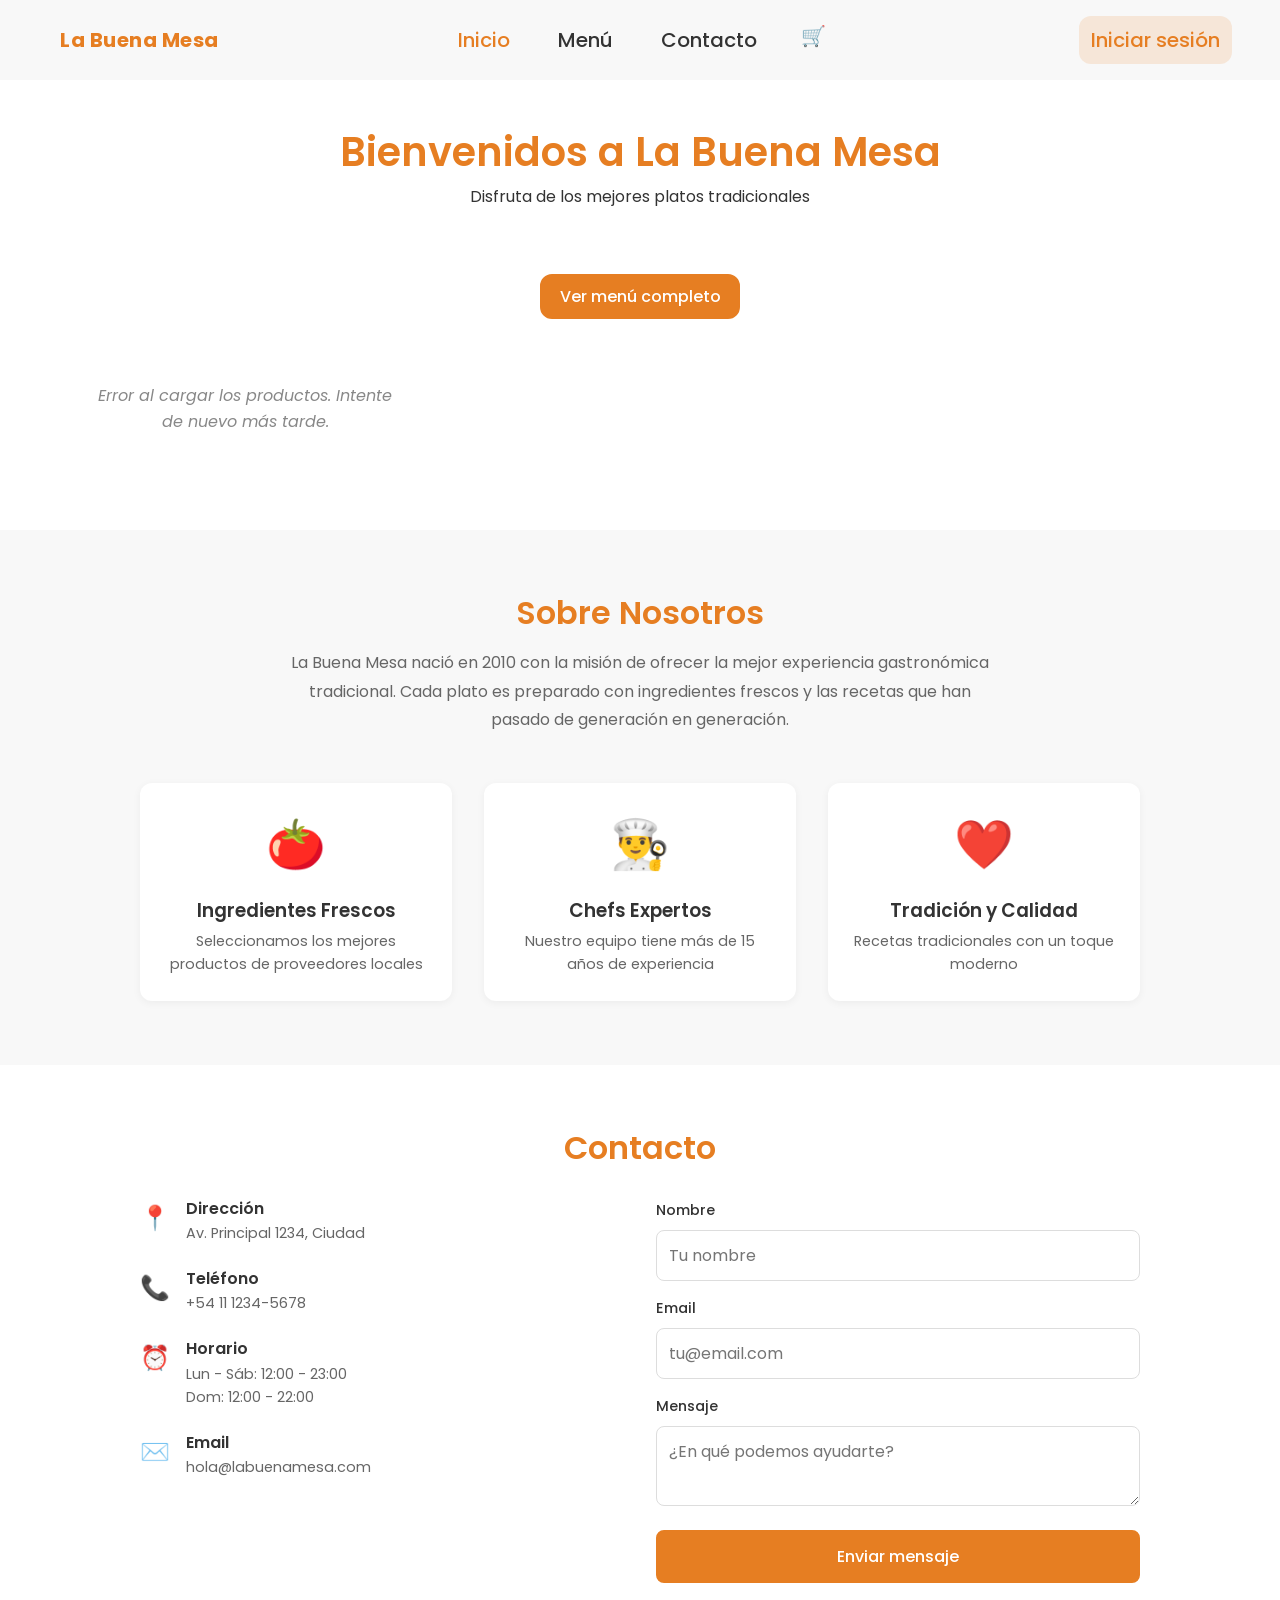
<file: index.html>
<!DOCTYPE html>
<html lang="es">
  <head>
    <meta charset="UTF-8" />
    <meta name="viewport" content="width=device-width, initial-scale=1.0" />
    <title>La Buena Mesa - Restaurante</title>
    <link rel="preconnect" href="https://fonts.googleapis.com" />
    <link rel="preconnect" href="https://fonts.gstatic.com" crossorigin />
    <link
      href="https://fonts.googleapis.com/css2?family=Poppins:wght@400;500;600;700&display=swap"
      rel="stylesheet"
    />
    <link rel="stylesheet" href="styles.css" />
    <link rel="icon" href="https://fav.farm/🍔" />
    <script type="module" src="carga-productos.js"></script>
  </head>
  <body>
    <script type="module" src="components/nav.js"></script>

    <header class="hero">
      <h1>Bienvenidos a La Buena Mesa</h1>
      <p>Disfruta de los mejores platos tradicionales</p>
    </header>

    <!-- boton para ver menú completo -->
    <section class="menu-button">
      <a href="menu.html" class="btn btn-primary">Ver menú completo</a>
    </section>
    <main class="menu-content">
      <!-- grid destacados -->
      <div class="menu-grid" id="destacados">
        <p class="loading-text">Cargando productos...</p>
      </div>
    </main>

    <section class="about">
      <div class="about-container">
        <h2>Sobre Nosotros</h2>
        <p class="about-text">
          La Buena Mesa nació en 2010 con la misión de ofrecer la mejor
          experiencia gastronómica tradicional. Cada plato es preparado con
          ingredientes frescos y las recetas que han pasado de generación en
          generación.
        </p>
        <div class="about-features">
          <div class="about-feature">
            <span class="feature-icon">🍅</span>
            <h3>Ingredientes Frescos</h3>
            <p>Seleccionamos los mejores productos de proveedores locales</p>
          </div>
          <div class="about-feature">
            <span class="feature-icon">👨‍🍳</span>
            <h3>Chefs Expertos</h3>
            <p>Nuestro equipo tiene más de 15 años de experiencia</p>
          </div>
          <div class="about-feature">
            <span class="feature-icon">❤️</span>
            <h3>Tradición y Calidad</h3>
            <p>Recetas tradicionales con un toque moderno</p>
          </div>
        </div>
      </div>
    </section>

    <section class="contact" id="contact">
      <div class="contact-container">
        <h2>Contacto</h2>
        <div class="contact-grid">
          <div class="contact-info">
            <div class="contact-item">
              <span class="contact-icon">📍</span>
              <div>
                <h3>Dirección</h3>
                <p>Av. Principal 1234, Ciudad</p>
              </div>
            </div>
            <div class="contact-item">
              <span class="contact-icon">📞</span>
              <div>
                <h3>Teléfono</h3>
                <p>+54 11 1234-5678</p>
              </div>
            </div>
            <div class="contact-item">
              <span class="contact-icon">⏰</span>
              <div>
                <h3>Horario</h3>
                <p>Lun - Sáb: 12:00 - 23:00</p>
                <p>Dom: 12:00 - 22:00</p>
              </div>
            </div>
            <div class="contact-item">
              <span class="contact-icon">✉️</span>
              <div>
                <h3>Email</h3>
                <p>hola@labuenamesa.com</p>
              </div>
            </div>
          </div>
          <form class="contact-form">
            <div class="form-group">
              <label for="contact-name">Nombre</label>
              <input type="text" id="contact-name" placeholder="Tu nombre" />
            </div>
            <div class="form-group">
              <label for="contact-email">Email</label>
              <input
                type="email"
                id="contact-email"
                placeholder="tu@email.com"
              />
            </div>
            <div class="form-group">
              <label for="contact-message">Mensaje</label>
              <textarea
                id="contact-message"
                placeholder="¿En qué podemos ayudarte?"
              ></textarea>
            </div>
            <button type="submit" class="btn btn-primary">
              Enviar mensaje
            </button>
          </form>
        </div>
      </div>
    </section>

    <script type="module" src="components/fab-scroll-top.js"></script>
  </body>
</html>
</file>
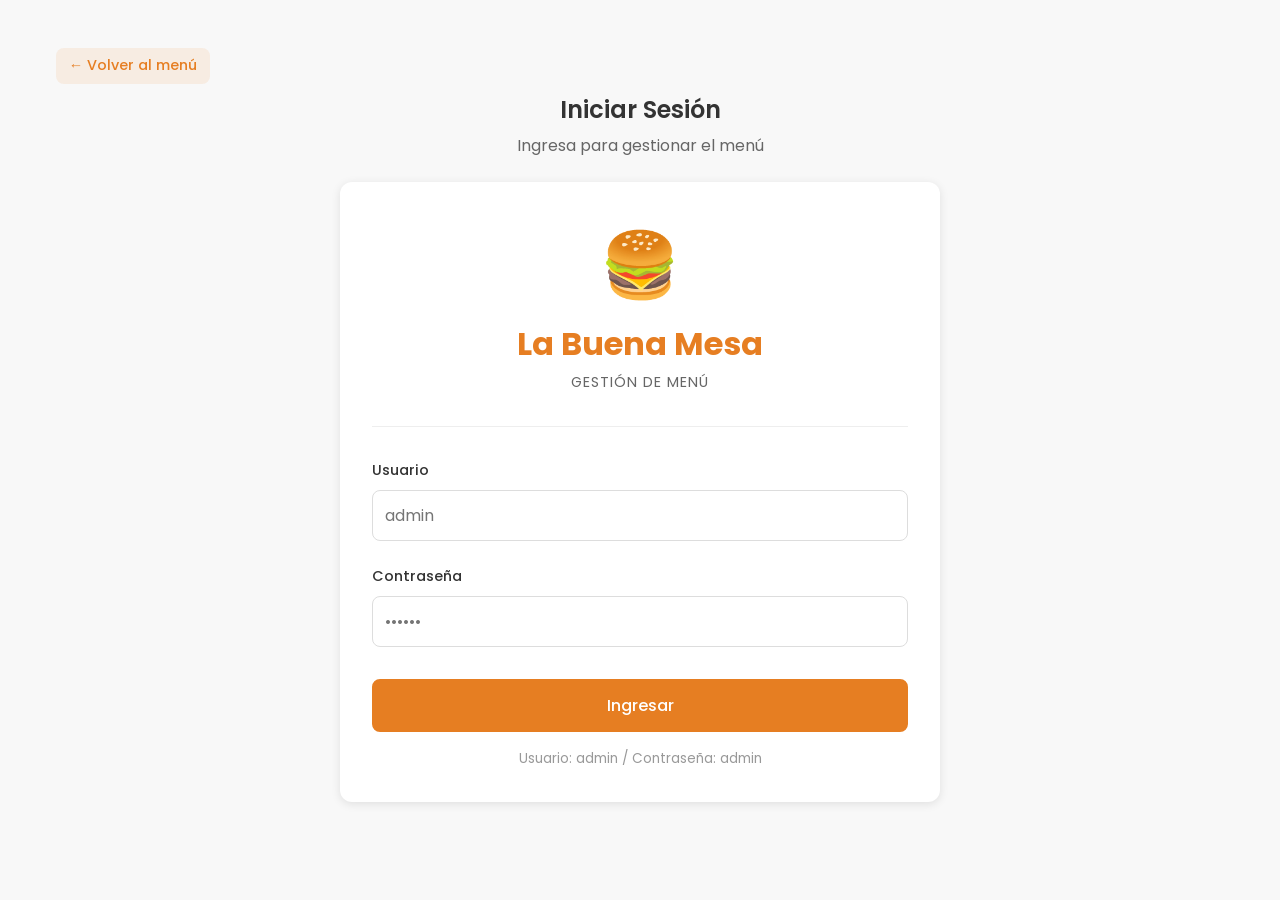
<file: agregar-plato.html>
<!DOCTYPE html>
<html lang="es">
  <head>
    <meta charset="UTF-8" />
    <meta name="viewport" content="width=device-width, initial-scale=1.0" />
    <title>Agregar Plato - La Buena Mesa</title>
    <link rel="preconnect" href="https://fonts.googleapis.com" />
    <link rel="preconnect" href="https://fonts.gstatic.com" crossorigin />
    <link
      href="https://fonts.googleapis.com/css2?family=Poppins:wght@400;500;600;700&display=swap"
      rel="stylesheet"
    />
    <link rel="stylesheet" href="styles.css" />
    <link rel="icon" href="https://fav.farm/🍔" />
    <script type="module" src="agregar-plato.js"></script>
  </head>
  <body>
    <script type="module" src="components/nav.js"></script>

    <main class="form-page">
      <div class="form-wrapper">
        <a href="index.html" class="back-link"> ← Volver al menú </a>
        <h1>Agregar Nuevo Plato</h1>
        <p class="form-subtitle">
          Completa los detalles del plato para agregarlo al menú
        </p>

        <div class="form-container">
          <form id="platoForm" class="plato-form">
            <div class="form-row">
              <div class="form-group">
                <label for="nombre">Nombre del plato</label>
                <input
                  type="text"
                  id="nombre"
                  name="nombre"
                  placeholder="Ej: Paella Valenciana"
                  required
                />
              </div>
              <div class="form-group">
                <label for="categoria">Categoría</label>
                <select id="categoria" name="categoria" required>
                  <option value="">Selecciona una categoría</option>
                  <option value="entradas">Entradas</option>
                  <option value="principales">Principales</option>
                  <option value="postres">Postres</option>
                  <option value="bebidas">Bebidas</option>
                </select>
              </div>
            </div>

            <div class="form-row">
              <div class="form-column">
                <div class="form-group">
                  <label for="descripcion">Descripción breve/Subtítulo</label>
                  <textarea
                    id="descripcion"
                    name="descripcion"
                    rows="2"
                    placeholder="Describe los ingredientes y características del plato"
                    required
                  ></textarea>
                </div>
                <div class="form-group">
                  <label for="ingredientes"
                    >Ingredientes (separados por coma)</label
                  >
                  <input
                    type="text"
                    id="ingredientes"
                    name="ingredientes"
                    placeholder="Ej: Masa artesanal, Mozzarella, Albahaca"
                    required
                  />
                </div>
              </div>
              <div class="form-group">
                <label for="descripcion_larga">Descripción larga</label>
                <textarea
                  id="descripcion_larga"
                  name="descripcion_larga"
                  rows="6"
                  placeholder="Descripción más detallada del plato"
                  required
                ></textarea>
              </div>
            </div>

            <div class="form-row">
              <div class="form-group">
                <label for="imagen">URL de imagen</label>
                <input
                  type="text"
                  id="imagen"
                  name="imagen"
                  placeholder="Ej: https://example.com/image.jpg"
                  required
                />
              </div>
              <div class="form-group">
                <label for="precio">Precio ($)</label>
                <input
                  type="number"
                  id="precio"
                  name="precio"
                  step="0.01"
                  min="0"
                  placeholder="0.00"
                  required
                />
              </div>
            </div>

            <div class="form-actions">
              <a href="index.html" class="btn btn-secondary">Cancelar</a>
              <button type="submit" class="btn btn-primary">
                Guardar Plato
              </button>
            </div>
          </form>
        </div>
      </div>
    </main>

    <script type="module" src="components/fab-scroll-top.js"></script>
  </body>
</html>
</file>
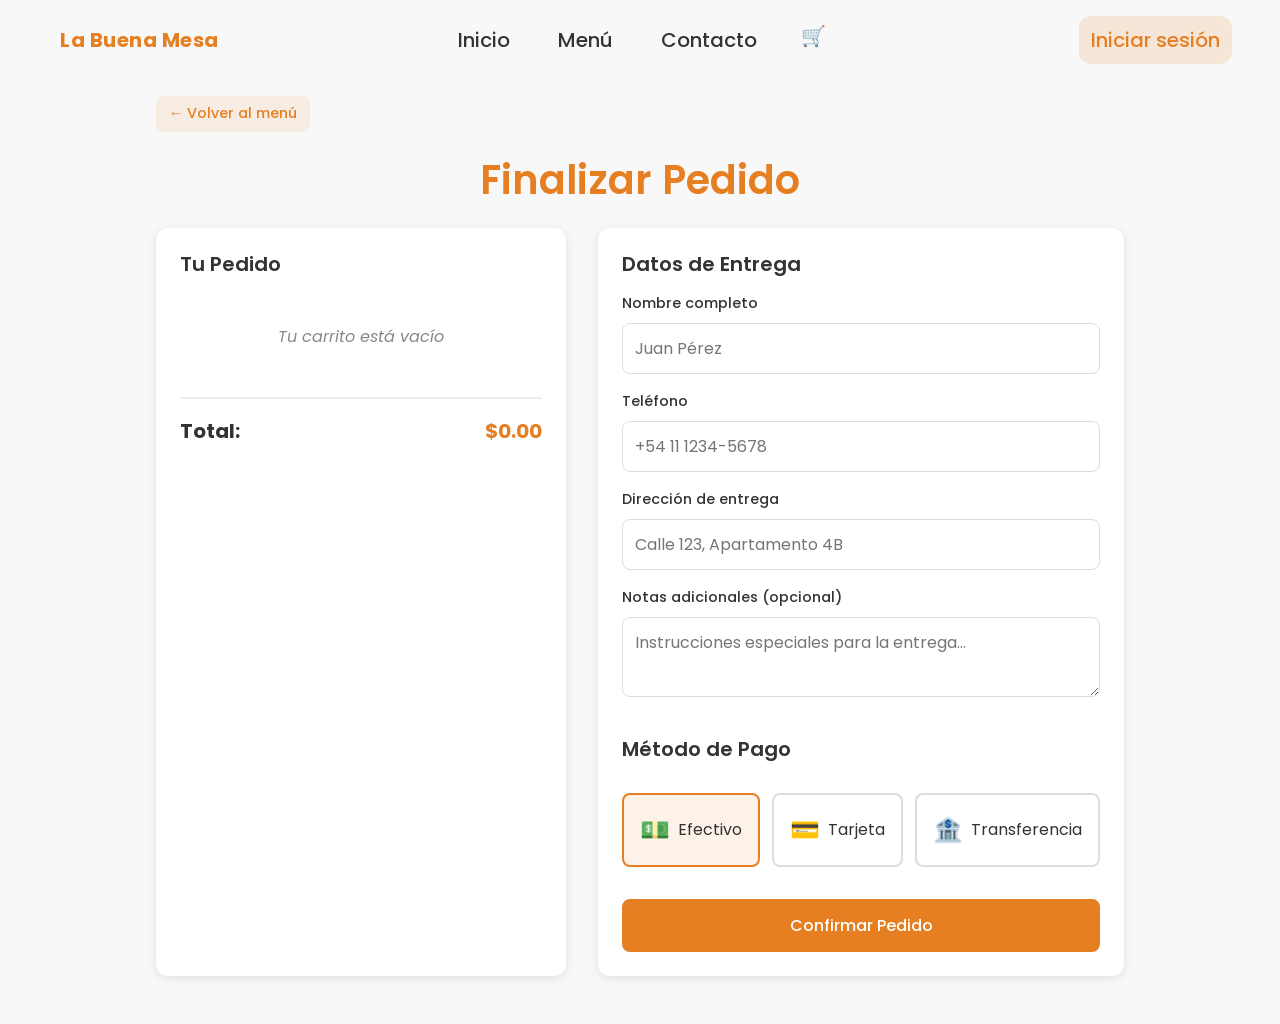
<file: checkout.html>
<!DOCTYPE html>
<html lang="es">
  <head>
    <meta charset="UTF-8" />
    <meta name="viewport" content="width=device-width, initial-scale=1.0" />
    <title>Checkout - La Buena Mesa</title>
    <link rel="preconnect" href="https://fonts.googleapis.com" />
    <link rel="preconnect" href="https://fonts.gstatic.com" crossorigin />
    <link
      href="https://fonts.googleapis.com/css2?family=Poppins:wght@400;500;600;700&display=swap"
      rel="stylesheet"
    />
    <link rel="stylesheet" href="styles.css" />
    <link rel="icon" href="https://fav.farm/🍔" />
  </head>
  <body>
    <script type="module" src="components/nav.js"></script>

    <main class="checkout-page">
      <div class="checkout-container">
        <a href="index.html" class="back-link"> ← Volver al menú </a>

        <h1>Finalizar Pedido</h1>

        <div class="checkout-grid">
          <div class="checkout-summary">
            <h2>Tu Pedido</h2>
            <div class="checkout-items" id="checkout-items"></div>
            <div class="checkout-total">
              <span>Total:</span>
              <span class="total-amount" id="checkout-total">$0.00</span>
            </div>
          </div>

          <div class="checkout-form-section">
            <h2>Datos de Entrega</h2>
            <form class="checkout-form" id="checkout-form">
              <div class="form-group">
                <label for="nombre">Nombre completo</label>
                <input
                  type="text"
                  id="nombre"
                  name="nombre"
                  placeholder="Juan Pérez"
                  required
                />
              </div>

              <div class="form-group">
                <label for="telefono">Teléfono</label>
                <input
                  type="tel"
                  id="telefono"
                  name="telefono"
                  placeholder="+54 11 1234-5678"
                  required
                />
              </div>

              <div class="form-group">
                <label for="direccion">Dirección de entrega</label>
                <input
                  type="text"
                  id="direccion"
                  name="direccion"
                  placeholder="Calle 123, Apartamento 4B"
                  required
                />
              </div>

              <div class="form-group">
                <label for="notas">Notas adicionales (opcional)</label>
                <textarea
                  id="notas"
                  name="notas"
                  placeholder="Instrucciones especiales para la entrega..."
                ></textarea>
              </div>

              <h2>Método de Pago</h2>

              <div class="payment-methods">
                <label class="payment-option">
                  <input type="radio" name="pago" value="efectivo" checked />
                  <span class="payment-icon">💵</span>
                  <span>Efectivo</span>
                </label>
                <label class="payment-option">
                  <input type="radio" name="pago" value="tarjeta" />
                  <span class="payment-icon">💳</span>
                  <span>Tarjeta</span>
                </label>
                <label class="payment-option">
                  <input type="radio" name="pago" value="transferencia" />
                  <span class="payment-icon">🏦</span>
                  <span>Transferencia</span>
                </label>
              </div>

              <button type="submit" class="btn btn-primary btn-checkout">
                Confirmar Pedido
              </button>
            </form>
          </div>
        </div>
      </div>
    </main>
    <script type="module" src="components/fab-scroll-top.js"></script>
    <script type="module" src="checkout.js"></script>
  </body>
</html>
</file>
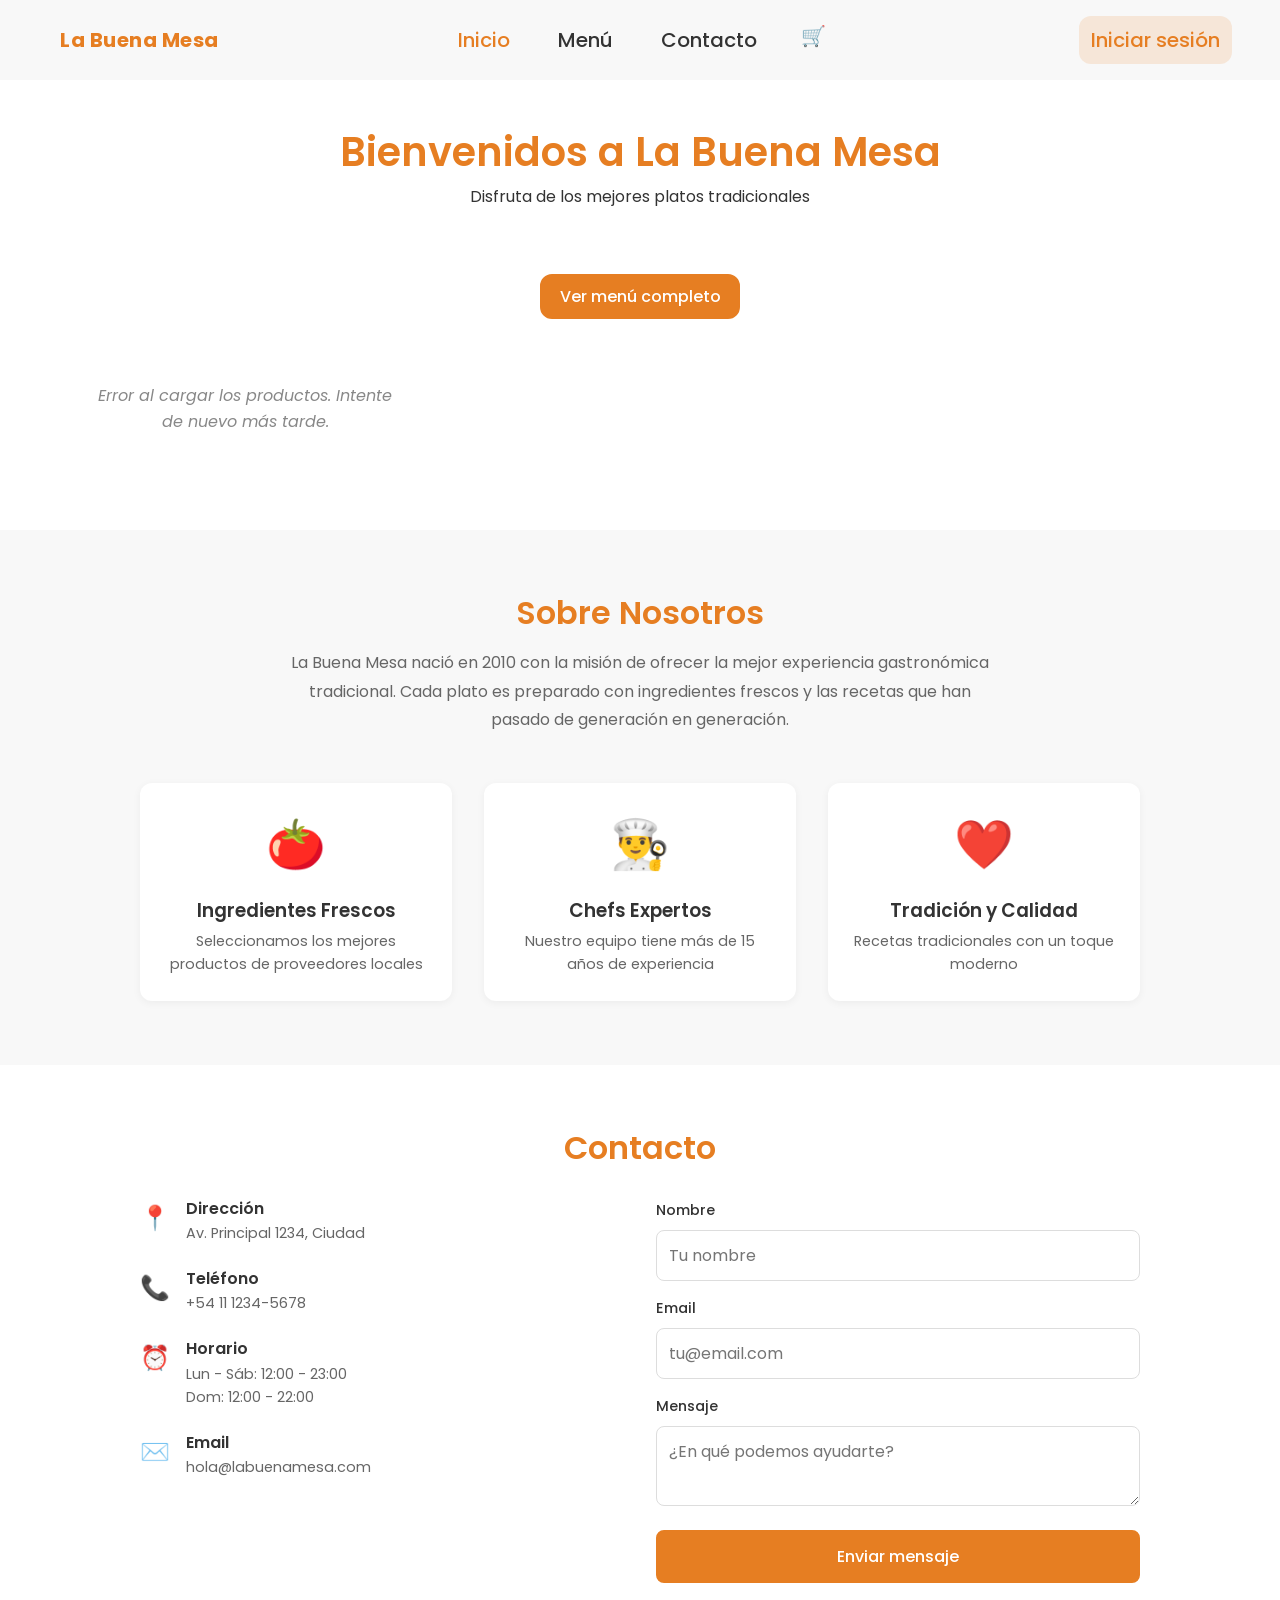
<file: detalle-producto.html>
<!DOCTYPE html>
<html lang="es">
  <head>
    <meta charset="UTF-8" />
    <meta name="viewport" content="width=device-width, initial-scale=1.0" />
    <title>Detalle del Producto - La Buena Mesa</title>
    <link rel="preconnect" href="https://fonts.googleapis.com" />
    <link rel="preconnect" href="https://fonts.gstatic.com" crossorigin />
    <link
      href="https://fonts.googleapis.com/css2?family=Poppins:wght@400;500;600;700&display=swap"
      rel="stylesheet"
    />
    <link rel="stylesheet" href="styles.css" />
    <link rel="icon" href="https://fav.farm/🍔" />
  </head>
  <body>
    <script type="module" src="components/nav.js"></script>

    <main class="product-detail">
      <div class="product-detail-container">
        <a href="index.html" class="back-link">
          <svg
            width="20"
            height="20"
            viewBox="0 0 24 24"
            fill="none"
            stroke="currentColor"
            stroke-width="2"
          >
            <path d="m15 18-6-6 6-6" />
          </svg>
          Volver al menú
        </a>
        <div id="product-detail-content">
          <p class="loading-text">Cargando producto...</p>
        </div>
      </div>
    </main>

    <script type="module" src="components/fab-scroll-top.js"></script>
    <script type="module" src="detalle-producto.js"></script>
  </body>
</html>
</file>
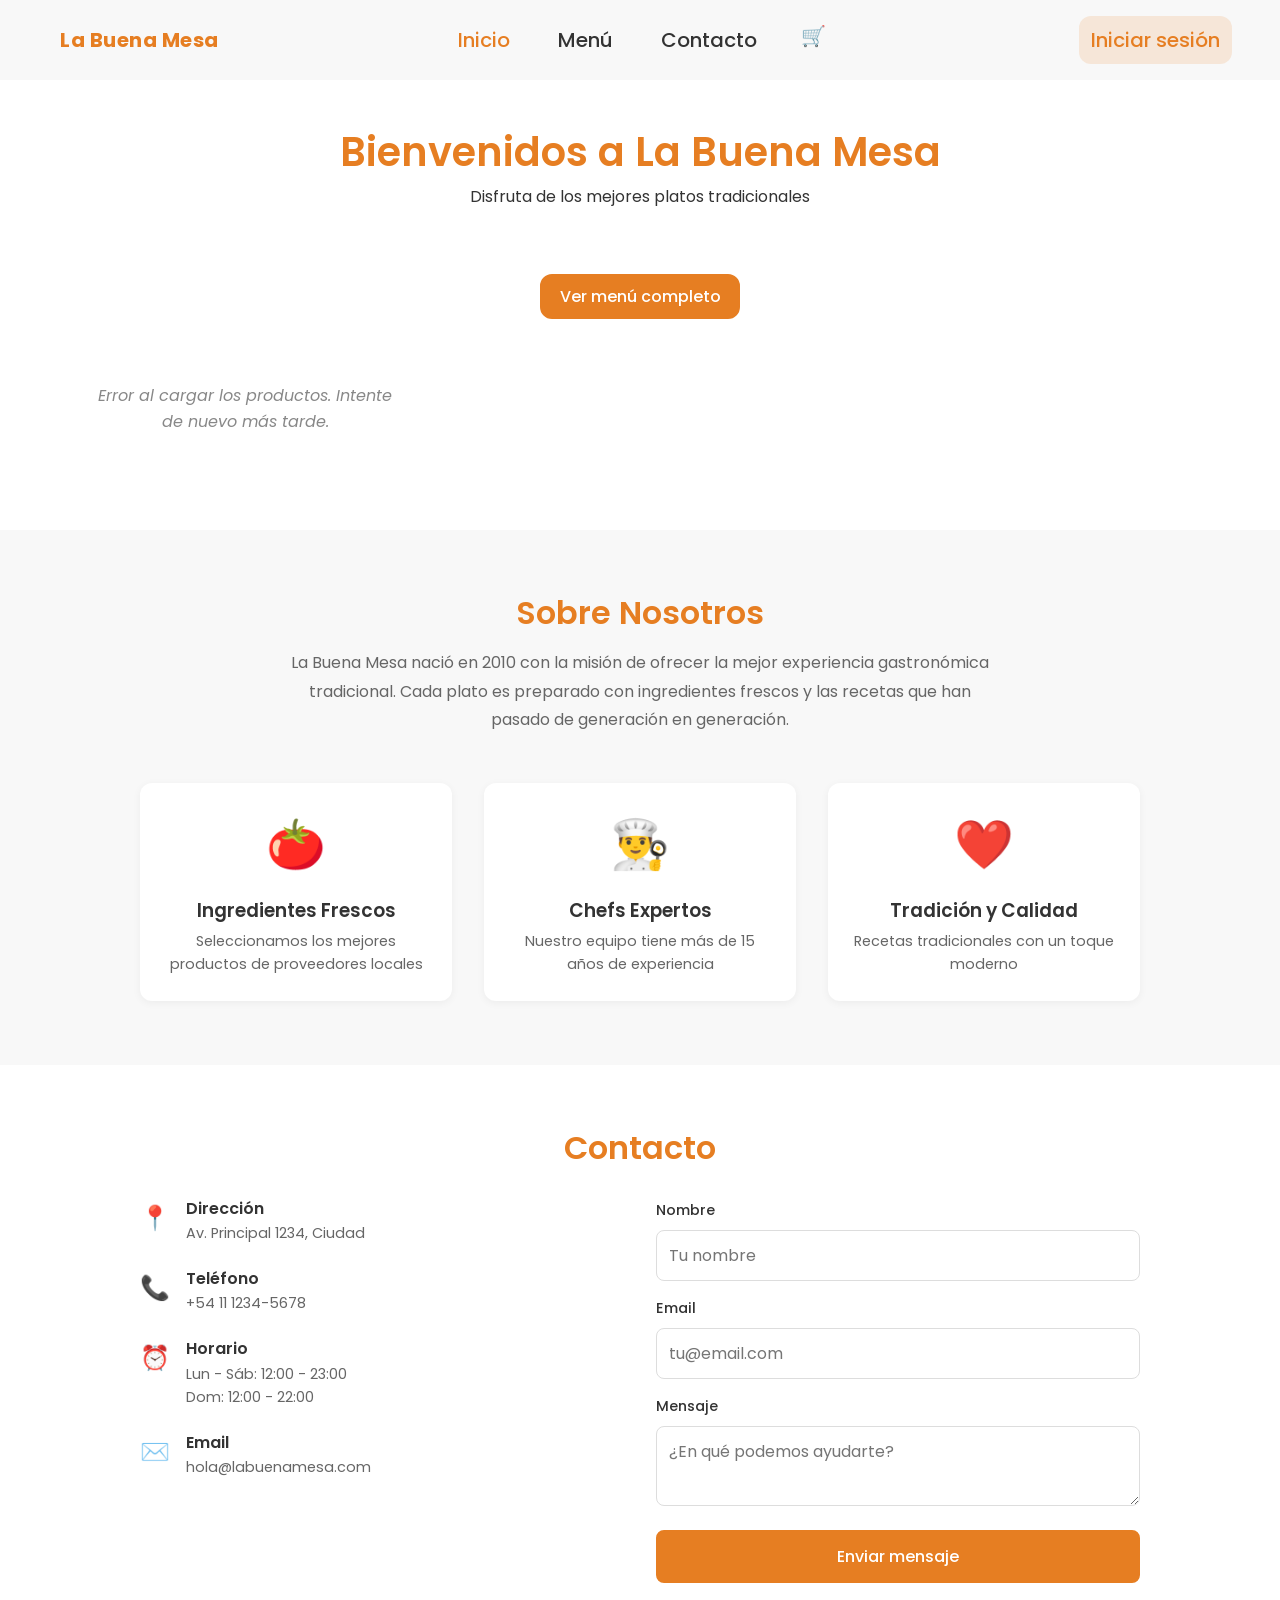
<file: editar-plato.html>
<!DOCTYPE html>
<html lang="es">
  <head>
    <meta charset="UTF-8" />
    <meta name="viewport" content="width=device-width, initial-scale=1.0" />
    <title>Editar Plato - La Buena Mesa</title>
    <link rel="preconnect" href="https://fonts.googleapis.com" />
    <link rel="preconnect" href="https://fonts.gstatic.com" crossorigin />
    <link
      href="https://fonts.googleapis.com/css2?family=Poppins:wght@400;500;600;700&display=swap"
      rel="stylesheet"
    />
    <link rel="stylesheet" href="styles.css" />
    <link rel="icon" href="https://fav.farm/🍔" />
    <script type="module" src="editar-plato.js"></script>
  </head>
  <body>
    <script type="module" src="components/nav.js"></script>

    <main class="form-page">
      <div class="form-wrapper">
        <a href="index.html" class="back-link"> ← Volver al menú </a>
        <h1>Editar Plato</h1>
        <p class="form-subtitle">
          Modifica los detalles del plato y guarda los cambios
        </p>

        <div class="form-container">
          <form id="platoForm" class="plato-form">
            <div class="form-row">
              <div class="form-group">
                <label for="nombre">Nombre del plato</label>
                <input
                  type="text"
                  id="nombre"
                  name="nombre"
                  placeholder="Ej: Paella Valenciana"
                  required
                />
              </div>
              <div class="form-group">
                <label for="categoria">Categoría</label>
                <select id="categoria" name="categoria" required>
                  <option value="">Selecciona una categoría</option>
                  <option value="entradas">Entradas</option>
                  <option value="principales">Principales</option>
                  <option value="postres">Postres</option>
                  <option value="bebidas">Bebidas</option>
                </select>
              </div>
            </div>

            <div class="form-row">
              <div class="form-column">
                <div class="form-group">
                  <label for="descripcion">Descripción breve/Subtítulo</label>
                  <textarea
                    id="descripcion"
                    name="descripcion"
                    rows="2"
                    placeholder="Describe los ingredientes y características del plato"
                    required
                  ></textarea>
                </div>
                <div class="form-group">
                  <label for="ingredientes"
                    >Ingredientes (separados por coma)</label
                  >
                  <input
                    type="text"
                    id="ingredientes"
                    name="ingredientes"
                    placeholder="Ej: Masa artesanal, Mozzarella, Albahaca"
                    required
                  />
                </div>
              </div>
              <div class="form-group">
                <label for="descripcion_larga">Descripción larga</label>
                <textarea
                  id="descripcion_larga"
                  name="descripcion_larga"
                  rows="6"
                  placeholder="Descripción más detallada del plato"
                  required
                ></textarea>
              </div>
            </div>

            <div class="form-row">
              <div class="form-group">
                <label for="imagen">URL de imagen</label>
                <input
                  type="text"
                  id="imagen"
                  name="imagen"
                  placeholder="Ej: https://example.com/image.jpg"
                  required
                />
              </div>
              <div class="form-group">
                <label for="precio">Precio ($)</label>
                <input
                  type="number"
                  id="precio"
                  name="precio"
                  step="0.01"
                  min="0"
                  placeholder="0.00"
                  required
                />
              </div>
            </div>

            <div class="form-actions">
              <a href="index.html" class="btn btn-secondary">Cancelar</a>
              <button type="submit" class="btn btn-primary">
                Actualizar Plato
              </button>
            </div>
          </form>
        </div>
      </div>
    </main>

    <script type="module" src="components/fab-scroll-top.js"></script>
  </body>
</html>
</file>
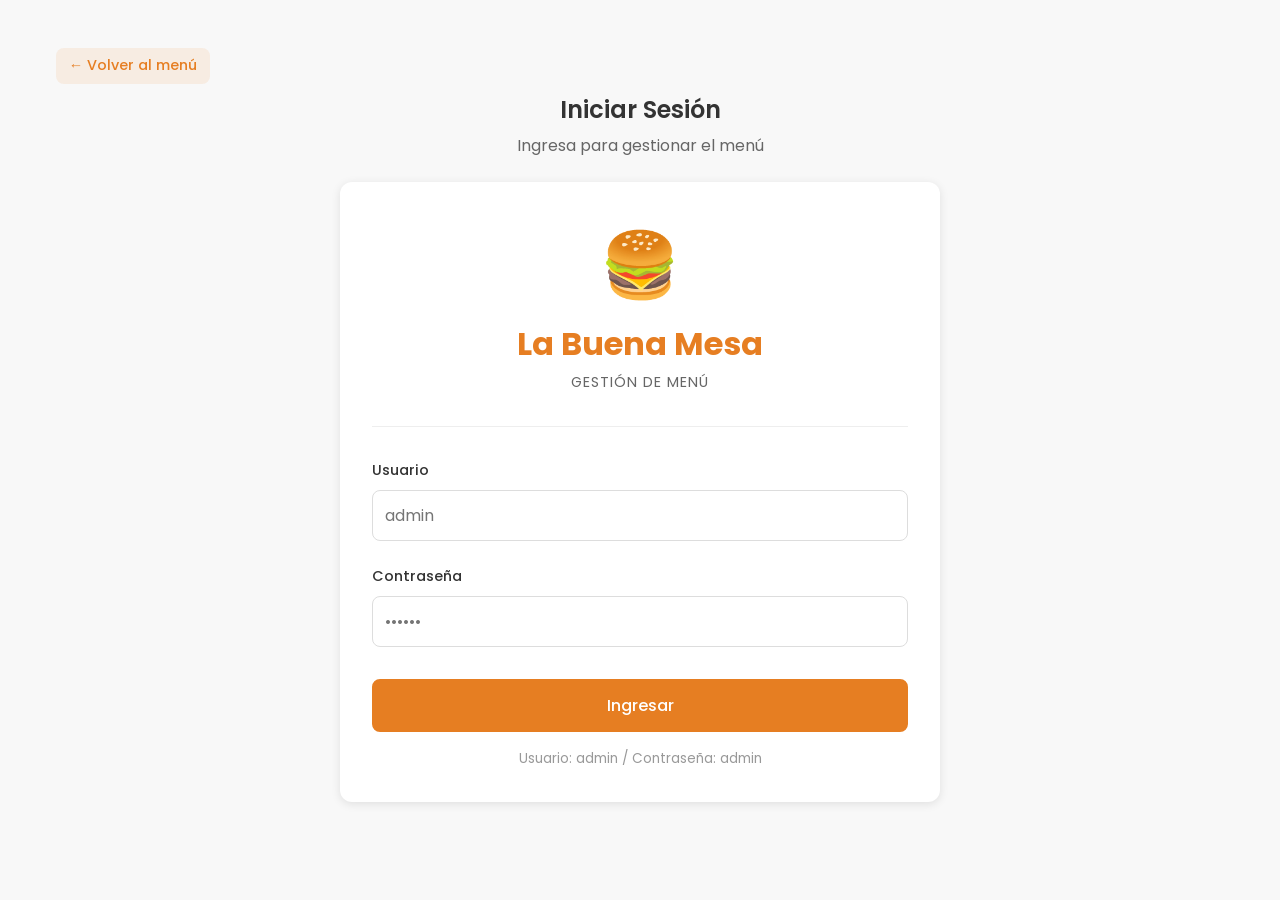
<file: login.html>
<!DOCTYPE html>
<html lang="es">
  <head>
    <meta charset="UTF-8" />
    <meta name="viewport" content="width=device-width, initial-scale=1.0" />
    <title>Login - La Buena Mesa</title>
    <link rel="preconnect" href="https://fonts.googleapis.com" />
    <link rel="preconnect" href="https://fonts.gstatic.com" crossorigin />
    <link
      href="https://fonts.googleapis.com/css2?family=Poppins:wght@400;500;600;700&display=swap"
      rel="stylesheet"
    />
    <link rel="stylesheet" href="styles.css" />
    <link rel="icon" href="https://fav.farm/🍔" />
  </head>
  <body>
    <main class="login-page">
      <div class="login-wrapper">
        <a href="index.html" class="back-link"> ← Volver al menú </a>
        <h2>Iniciar Sesión</h2>
        <p class="login-subtitle">Ingresa para gestionar el menú</p>

        <div class="login-container">
          <div class="login-logo">
            <div class="logo-icon">🍔</div>
            <h1 class="logo-title">La Buena Mesa</h1>
            <p class="logo-tagline">Gestión de Menú</p>
          </div>

          <form id="loginForm" class="login-form">
            <div class="form-group">
              <label for="usuario">Usuario</label>
              <input
                type="text"
                id="usuario"
                name="usuario"
                placeholder="admin"
                required
              />
            </div>

            <div class="form-group">
              <label for="password">Contraseña</label>
              <input
                type="password"
                id="password"
                name="password"
                placeholder="••••••"
                required
              />
            </div>

            <button type="submit" class="btn btn-primary btn-login">
              Ingresar
            </button>
          </form>

          <p class="login-hint">Usuario: admin / Contraseña: admin</p>
        </div>
      </div>
    </main>

    <script type="module" src="login.js"></script>
    <script type="module" src="components/fab-scroll-top.js"></script>
  </body>
</html>
</file>
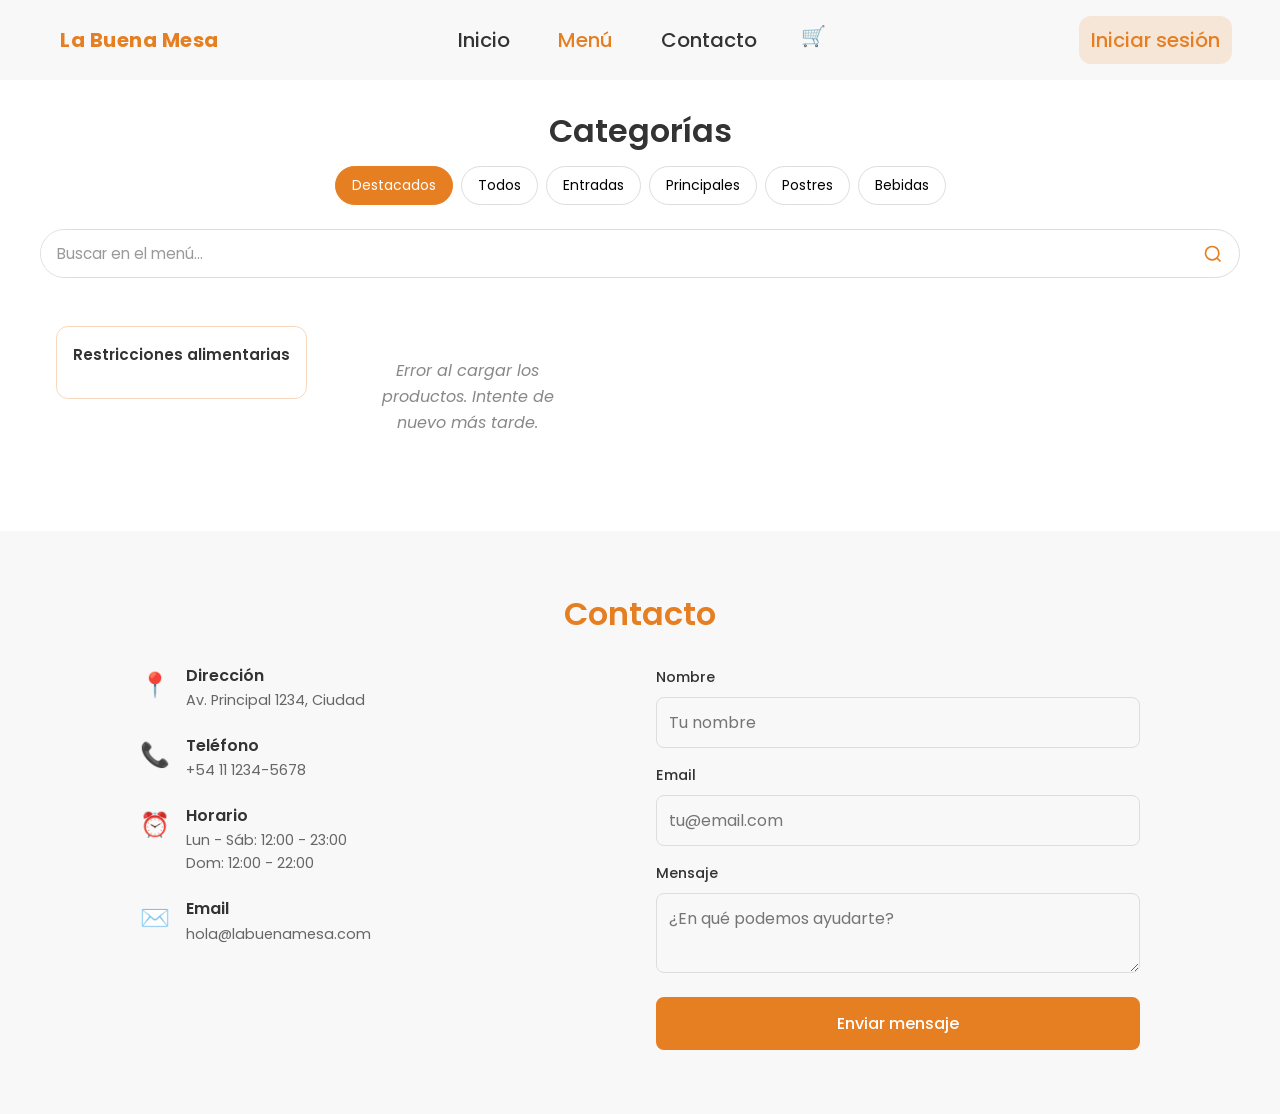
<file: menu.html>
<!DOCTYPE html>
<html lang="es">
  <head>
    <meta charset="UTF-8" />
    <meta name="viewport" content="width=device-width, initial-scale=1.0" />
    <title>La Buena Mesa - Restaurante</title>
    <link rel="preconnect" href="https://fonts.googleapis.com" />
    <link rel="preconnect" href="https://fonts.gstatic.com" crossorigin />
    <link
      href="https://fonts.googleapis.com/css2?family=Poppins:wght@400;500;600;700&display=swap"
      rel="stylesheet"
    />
    <link rel="stylesheet" href="styles.css" />
    <link rel="icon" href="https://fav.farm/🍔" />
    <script type="module" src="carga-productos.js"></script>
  </head>
  <body>
    <script type="module" src="components/nav.js"></script>

    <section class="categories" id="menu">
      <h2>Categorías</h2>
      <div class="category-filters">
        <button class="category-btn active">Destacados</button>
        <button class="category-btn">Todos</button>
        <button class="category-btn">Entradas</button>
        <button class="category-btn">Principales</button>
        <button class="category-btn">Postres</button>
        <button class="category-btn">Bebidas</button>
      </div>
      <div class="search-bar">
        <input
          type="text"
          placeholder="Buscar en el menú..."
          class="search-input"
        />
        <button class="search-btn" aria-label="Buscar">
          <svg
            width="20"
            height="20"
            viewBox="0 0 24 24"
            fill="none"
            stroke="currentColor"
            stroke-width="2"
          >
            <circle cx="11" cy="11" r="8" />
            <path d="m21 21-4.35-4.35" />
          </svg>
        </button>
      </div>
    </section>

    <main class="menu-content">
      <aside class="filter-sidebar collapsed">
        <button class="filter-sidebar-toggle" aria-label="Toggle filters">
          <span>Restricciones alimentarias</span>
          <svg
            class="chevron"
            width="16"
            height="16"
            viewBox="0 0 24 24"
            fill="none"
            stroke="currentColor"
            stroke-width="2"
          >
            <path d="m6 9 6 6 6-6" />
          </svg>
        </button>
        <div class="tag-filters"></div>
      </aside>
      <div class="menu-grid">
        <p class="loading-text">Cargando productos...</p>
      </div>
    </main>

    <section class="contact menu" id="contact">
      <div class="contact-container">
        <h2>Contacto</h2>
        <div class="contact-grid">
          <div class="contact-info">
            <div class="contact-item">
              <span class="contact-icon">📍</span>
              <div>
                <h3>Dirección</h3>
                <p>Av. Principal 1234, Ciudad</p>
              </div>
            </div>
            <div class="contact-item">
              <span class="contact-icon">📞</span>
              <div>
                <h3>Teléfono</h3>
                <p>+54 11 1234-5678</p>
              </div>
            </div>
            <div class="contact-item">
              <span class="contact-icon">⏰</span>
              <div>
                <h3>Horario</h3>
                <p>Lun - Sáb: 12:00 - 23:00</p>
                <p>Dom: 12:00 - 22:00</p>
              </div>
            </div>
            <div class="contact-item">
              <span class="contact-icon">✉️</span>
              <div>
                <h3>Email</h3>
                <p>hola@labuenamesa.com</p>
              </div>
            </div>
          </div>
          <form class="contact-form">
            <div class="form-group">
              <label for="contact-name">Nombre</label>
              <input type="text" id="contact-name" placeholder="Tu nombre" />
            </div>
            <div class="form-group">
              <label for="contact-email">Email</label>
              <input
                type="email"
                id="contact-email"
                placeholder="tu@email.com"
              />
            </div>
            <div class="form-group">
              <label for="contact-message">Mensaje</label>
              <textarea
                id="contact-message"
                placeholder="¿En qué podemos ayudarte?"
              ></textarea>
            </div>
            <button type="submit" class="btn btn-primary">
              Enviar mensaje
            </button>
          </form>
        </div>
      </div>
    </section>
    <script type="module" src="components/fab-scroll-top.js"></script>
  </body>
</html>
</file>
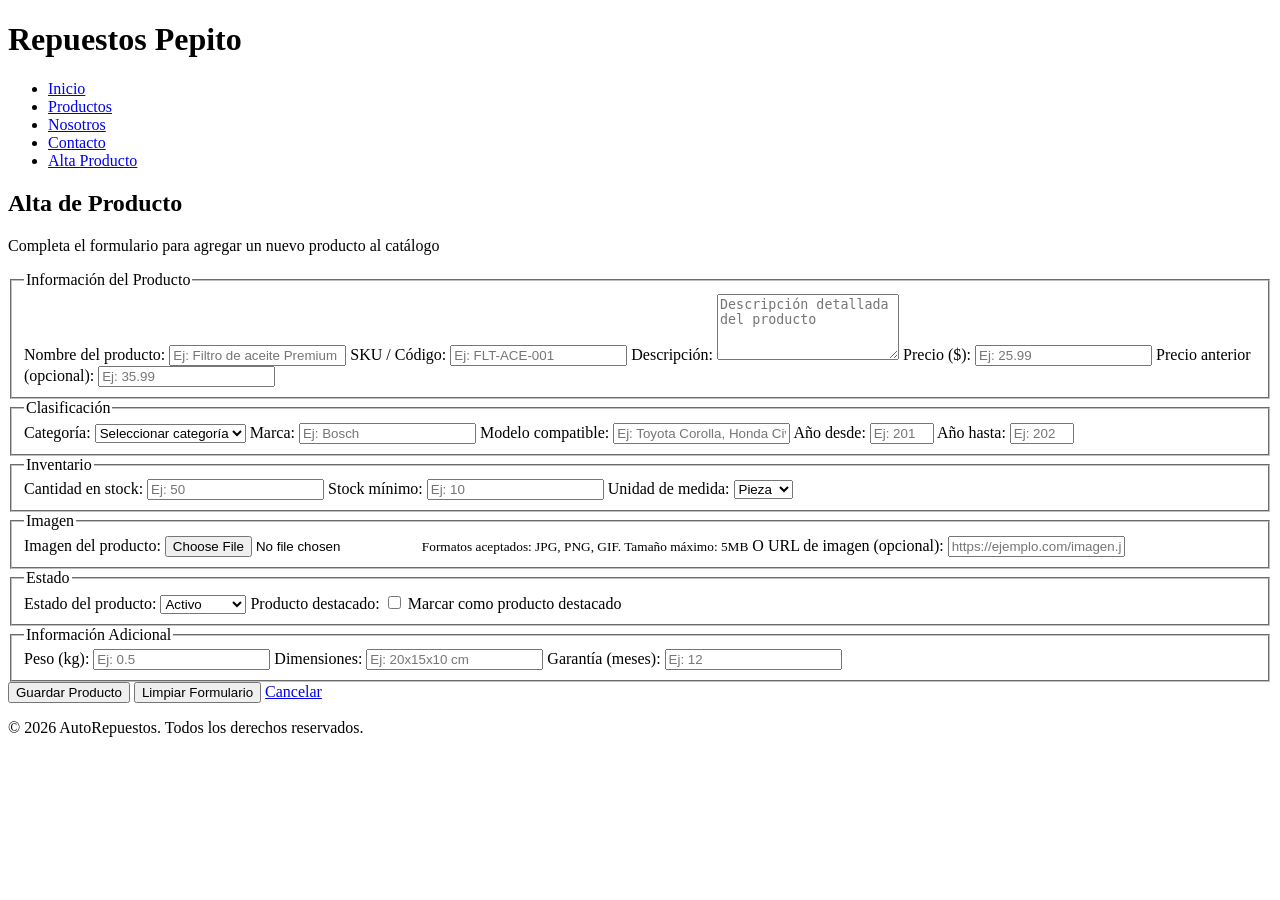
<file: new-product.html>
<!DOCTYPE html>
<html lang="es">
<head>
    <meta charset="UTF-8">
    <meta name="viewport" content="width=device-width, initial-scale=1.0">
    <title>Alta de Producto - Repuestos Pepito</title>
    <meta name="description" content="Agregar nuevo producto a nuestro catálogo de repuestos">
</head>
<body>
    <header>
        <h1>Repuestos Pepito</h1>
        <nav>
            <ul>
                <li><a href="/index.html">Inicio</a></li>
                <li><a href="#productos">Productos</a></li>
                <li><a href="#nosotros">Nosotros</a></li>
                <li><a href="/contact.html">Contacto</a></li>
                <li><a href="/alta-producto.html">Alta Producto</a></li>
            </ul>
        </nav>
    </header>

    <main>
        <section>
            <h2>Alta de Producto</h2>
            <p>Completa el formulario para agregar un nuevo producto al catálogo</p>
            
            <form action="#" method="post" enctype="multipart/form-data">
                <fieldset>
                    <legend>Información del Producto</legend>
                    
                    <label for="nombre">Nombre del producto:</label>
                    <input type="text" id="nombre" name="nombre" required placeholder="Ej: Filtro de aceite Premium">
                    
                    <label for="sku">SKU / Código:</label>
                    <input type="text" id="sku" name="sku" required placeholder="Ej: FLT-ACE-001">
                    
                    <label for="descripcion">Descripción:</label>
                    <textarea id="descripcion" name="descripcion" rows="4" placeholder="Descripción detallada del producto"></textarea>
                    
                    <label for="precio">Precio ($):</label>
                    <input type="number" id="precio" name="precio" step="0.01" min="0" required placeholder="Ej: 25.99">
                    
                    <label for="precio_anterior">Precio anterior (opcional):</label>
                    <input type="number" id="precio_anterior" name="precio_anterior" step="0.01" min="0" placeholder="Ej: 35.99">
                </fieldset>

                <fieldset>
                    <legend>Clasificación</legend>
                    
                    <label for="categoria">Categoría:</label>
                    <select id="categoria" name="categoria" required>
                        <option value="">Seleccionar categoría</option>
                        <option value="motor">Motor</option>
                        <option value="frenos">Frenos</option>
                        <option value="suspension">Suspensión</option>
                        <option value="electrico">Eléctrico</option>
                        <option value="carroceria">Carrocería</option>
                        <option value="accesorios">Accesorios</option>
                    </select>
                    
                    <label for="marca">Marca:</label>
                    <input type="text" id="marca" name="marca" required placeholder="Ej: Bosch">
                    
                    <label for="modelo_compatible">Modelo compatible:</label>
                    <input type="text" id="modelo_compatible" name="modelo_compatible" placeholder="Ej: Toyota Corolla, Honda Civic">
                    
                    <label for="ano_desde">Año desde:</label>
                    <input type="number" id="ano_desde" name="ano_desde" min="1900" max="2030" placeholder="Ej: 2015">
                    
                    <label for="ano_hasta">Año hasta:</label>
                    <input type="number" id="ano_hasta" name="ano_hasta" min="1900" max="2030" placeholder="Ej: 2023">
                </fieldset>

                <fieldset>
                    <legend>Inventario</legend>
                    
                    <label for="stock">Cantidad en stock:</label>
                    <input type="number" id="stock" name="stock" min="0" required placeholder="Ej: 50">
                    
                    <label for="stock_minimo">Stock mínimo:</label>
                    <input type="number" id="stock_minimo" name="stock_minimo" min="0" placeholder="Ej: 10">
                    
                    <label for="unidad">Unidad de medida:</label>
                    <select id="unidad" name="unidad">
                        <option value="pieza">Pieza</option>
                        <option value="juego">Juego</option>
                        <option value="set">Set</option>
                        <option value="litro">Litro</option>
                        <option value="metro">Metro</option>
                    </select>
                </fieldset>

                <fieldset>
                    <legend>Imagen</legend>
                    
                    <label for="imagen">Imagen del producto:</label>
                    <input type="file" id="imagen" name="imagen" accept="image/*">
                    <small>Formatos aceptados: JPG, PNG, GIF. Tamaño máximo: 5MB</small>
                    
                    <label for="imagen_url">O URL de imagen (opcional):</label>
                    <input type="url" id="imagen_url" name="imagen_url" placeholder="https://ejemplo.com/imagen.jpg">
                </fieldset>

                <fieldset>
                    <legend>Estado</legend>
                    
                    <label for="estado">Estado del producto:</label>
                    <select id="estado" name="estado">
                        <option value="activo">Activo</option>
                        <option value="inactivo">Inactivo</option>
                        <option value="destacado">Destacado</option>
                    </select>
                    
                    <label for="destacado">Producto destacado:</label>
                    <input type="checkbox" id="destacado" name="destacado" value="1">
                    <span>Marcar como producto destacado</span>
                </fieldset>

                <fieldset>
                    <legend>Información Adicional</legend>
                    
                    <label for="peso">Peso (kg):</label>
                    <input type="number" id="peso" name="peso" step="0.01" min="0" placeholder="Ej: 0.5">
                    
                    <label for="dimensiones">Dimensiones:</label>
                    <input type="text" id="dimensiones" name="dimensiones" placeholder="Ej: 20x15x10 cm">
                    
                    <label for="garantia">Garantía (meses):</label>
                    <input type="number" id="garantia" name="garantia" min="0" placeholder="Ej: 12">
                </fieldset>

                <div class="botones">
                    <button type="submit">Guardar Producto</button>
                    <button type="reset">Limpiar Formulario</button>
                    <a href="/index.html">Cancelar</a>
                </div>
            </form>
        </section>
    </main>

    <footer>
        <p>&copy; 2026 AutoRepuestos. Todos los derechos reservados.</p>
    </footer>
</body>
</html>
</file>
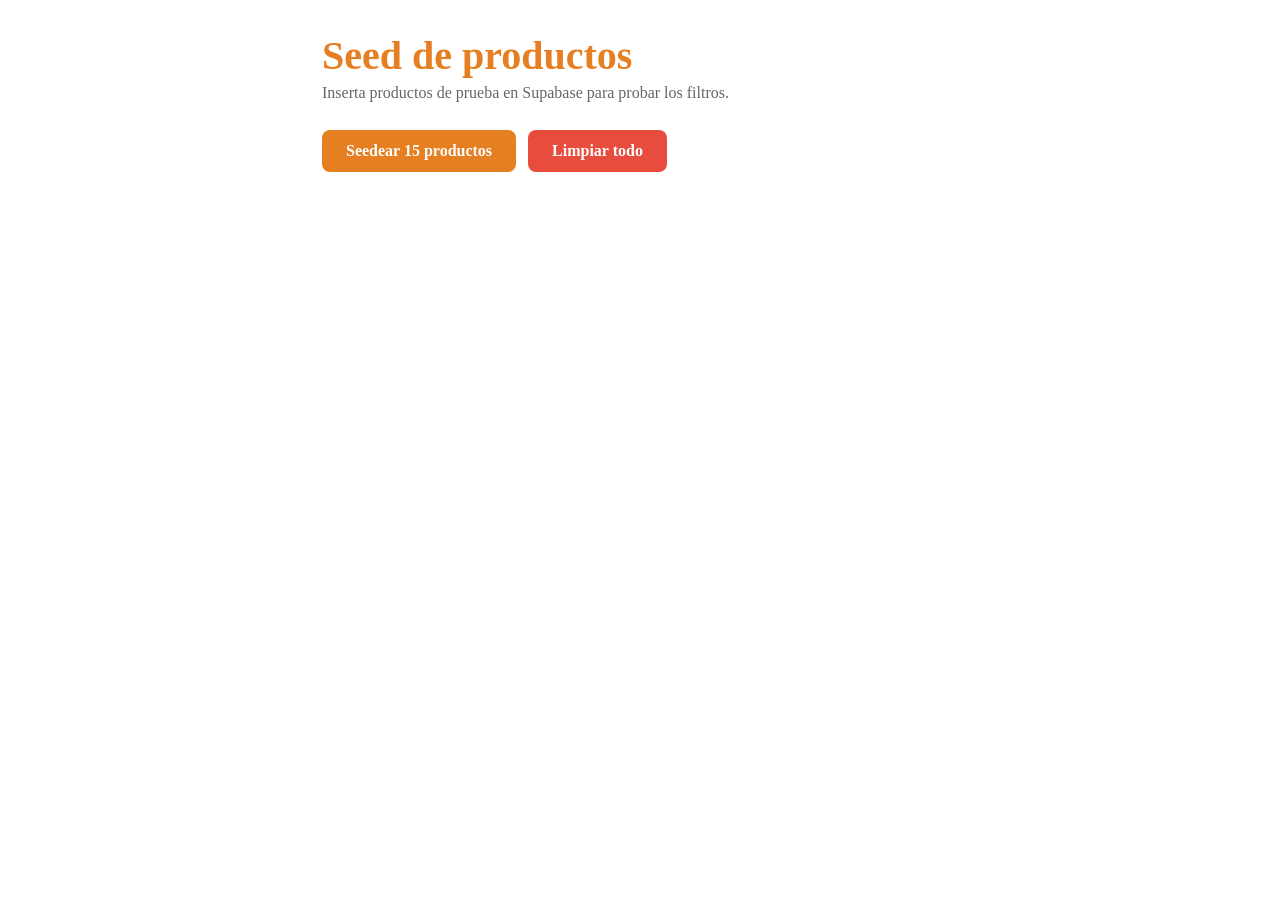
<file: seed.html>
<!DOCTYPE html>
<!--
  seed.html — Script de seed para la base de datos de "La Buena Mesa".
  Inserta 15 productos de prueba en Supabase con distintas combinaciones
  de categorías y tags para verificar que los filtros del menú funcionan
  correctamente. También permite limpiar todos los productos.
  Uso: abrir en el navegador y hacer clic en "Seedear 15 productos".
-->
<html lang="es">
  <head>
    <meta charset="UTF-8" />
    <meta name="viewport" content="width=device-width, initial-scale=1.0" />
    <title>Seed - La Buena Mesa</title>
    <link rel="stylesheet" href="styles.css" />
    <style>
      body {
        padding: 2rem;
        max-width: 700px;
        margin: 0 auto;
        font-family: var(--font-primary);
      }
      h1 {
        color: var(--color-primary);
      }
      #output {
        margin-top: 1rem;
      }
      .log {
        padding: 0.3rem 0;
        font-size: 0.9rem;
        border-bottom: 1px solid #eee;
      }
      .log.ok {
        color: #27ae60;
      }
      .log.err {
        color: #e74c3c;
      }
      .log.info {
        color: #666;
      }
      .btn {
        padding: 0.75rem 1.5rem;
        border-radius: 8px;
        border: none;
        cursor: pointer;
        font-family: var(--font-primary);
        font-weight: 600;
      }
      .btn-primary {
        background: var(--color-primary);
        color: #fff;
      }
      .btn-primary:disabled {
        opacity: 0.5;
        cursor: not-allowed;
      }
      .btn-danger {
        background: #e74c3c;
        color: #fff;
        margin-left: 0.5rem;
      }
    </style>
  </head>
  <body>
    <h1>Seed de productos</h1>
    <p style="color: #666; margin-bottom: 1.5rem">
      Inserta productos de prueba en Supabase para probar los filtros.
    </p>
    <button class="btn btn-primary" id="seedBtn">Seedear 15 productos</button>
    <button class="btn btn-danger" id="clearBtn">Limpiar todo</button>
    <div id="output"></div>

    <script>
      const SUPABASE_URL = "https://ggizltqylwkijmrfviom.supabase.co";
      const ANON_KEY = "sb_publishable_AbiBQ9QlUtFKeTmrtRtR5Q_ImVEMSHY";
      const HEADERS = {
        apikey: ANON_KEY,
        Authorization: `Bearer ${ANON_KEY}`,
        "Content-Type": "application/json",
        Prefer: "return=representation",
      };

      const products = [
        {
          name: "Ensalada César",
          description:
            "Lechuga romana, croutons, parmesano y aderezo César casero.",
          description_long:
            "Nuestra clásica Ensalada César preparada con lechuga romana fresca, croutons crujientes, queso parmesano rallado y nuestro aderezo César casero. Una opción ligera y deliciosa.",
          price: 8.5,
          image_url:
            "https://images.unsplash.com/photo-1550304943-4f24f54ddde9?w=400&h=300&fit=crop",
          ingredients: [
            "Lechuga romana",
            "Croutons",
            "Queso parmesano",
            "Aderezo César",
            "Pollo grillé",
          ],
          category: "entradas",
          tags: ["vegetarian", "light", "popular"],
        },
        {
          name: "Hummus con Crudités",
          description: "Hummus cremoso con bastones de vegetales frescos.",
          description_long:
            "Hummus casero hecho con garbanzos, tahini, limón y aceite de oliva, acompañado de bastones de zanahoria, apio, pepino y pimiento. Ideal para compartir.",
          price: 9.0,
          image_url:
            "https://images.unsplash.com/photo-1604634077336-1429372af4be?q=80&w=2070&auto=format&fit=crop&ixlib=rb-4.1.0&ixid=M3wxMjA3fDB8MHxwaG90by1wYWdlfHx8fGVufDB8fHx8fA%3D%3D",
          ingredients: [
            "Garbanzos",
            "Tahini",
            "Limón",
            "Aceite de oliva",
            "Zanahoria",
            "Apio",
            "Pepino",
          ],
          category: "entradas",
          tags: ["vegan", "gluten-free", "light"],
        },
        {
          name: "Tacos de Hongos",
          description: "Tacos con hongos salteados, cebolla morada y cilantro.",
          description_long:
            "Tacos de maíz rellenos de hongos salteados con ajo y especias, cebolla morada encurtida, cilantro fresco y un toque de salsa picante. Una explosión de sabor.",
          price: 10.0,
          image_url:
            "https://images.unsplash.com/photo-1551504734-5ee1c4a1479b?w=400&h=300&fit=crop",
          ingredients: [
            "Hongos",
            "Cebolla morada",
            "Cilantro",
            "Salsa picante",
            "Tortillas de maíz",
          ],
          category: "entradas",
          tags: ["vegan", "spicy", "featured"],
        },
        {
          name: "Lasaña de Verduras",
          description: "Capas de verduras asadas, bechamel y queso gratinado.",
          description_long:
            "Lasaña vegetariana con capas de berenjena, zapallito, espinaca y salsa bechamel, gratinada con queso parmesano y mozzarella. Acompañada de ensalada verde.",
          price: 12.5,
          image_url:
            "https://images.unsplash.com/photo-1574894709920-11b28e7367e3?w=400&h=300&fit=crop",
          ingredients: [
            "Berenjena",
            "Zapallito",
            "Espinaca",
            "Bechamel",
            "Parmesano",
            "Mozzarella",
          ],
          category: "principales",
          tags: ["vegetarian", "popular"],
        },
        {
          name: "Curry de Garbanzos",
          description:
            "Garbanzos en salsa de curry con leche de coco y especias.",
          description_long:
            "Garbanzos cocinados a fuego lento en una salsa de curry aromática con leche de coco, jengibre, cúrcuma y comino. Servido con arroz basmati.",
          price: 13.0,
          image_url:
            "https://images.unsplash.com/photo-1585937421612-70a008356fbe?w=400&h=300&fit=crop",
          ingredients: [
            "Garbanzos",
            "Leche de coco",
            "Curry",
            "Jengibre",
            "Cúrcuma",
            "Arroz basmati",
          ],
          category: "principales",
          tags: ["vegan", "gluten-free", "spicy"],
        },
        {
          name: "Salmón a la Plancha",
          description: "Salmón fresco con guarnición de verduras salteadas.",
          description_long:
            "Filete de salmón fresco cocinado a la plancha con hierbas provenzales, acompañado de espárragos trigueros, tomates cherry y un toque de limón.",
          price: 16.0,
          image_url:
            "https://images.unsplash.com/photo-1467003909585-2f8a72700288?w=400&h=300&fit=crop",
          ingredients: [
            "Salmón",
            "Espárragos",
            "Tomates cherry",
            "Limón",
            "Hierbas provenzales",
          ],
          category: "principales",
          tags: ["gluten-free", "light", "popular"],
        },
        {
          name: "Milanesa Napolitana",
          description: "Milanesa de carne con salsa, jamón y queso gratinado.",
          description_long:
            "Milanesa de carne vacuna empanizada, cubierta con salsa de tomate, jamón cocido y queso mozzarella gratinado. Acompañada de papas fritas.",
          price: 14.0,
          image_url:
            "https://images.unsplash.com/photo-1432139555190-58524dae6a55?w=400&h=300&fit=crop",
          ingredients: [
            "Carne vacuna",
            "Pan rallado",
            "Salsa de tomate",
            "Jamón",
            "Mozzarella",
            "Papas",
          ],
          category: "principales",
          tags: ["featured", "new"],
        },
        {
          name: "Ensalada Veggie Bowl",
          description: "Bowl de quinoa, vegetales asados y aderezo de tahini.",
          description_long:
            "Bowl nutritivo con quinoa, batata asada, garbanzos, palta, rúcula y semillas de sésamo, bañado en aderezo de tahini y limón.",
          price: 11.0,
          image_url:
            "https://images.unsplash.com/photo-1512621776951-a57141f2eefd?w=400&h=300&fit=crop",
          ingredients: [
            "Quinoa",
            "Batata",
            "Garbanzos",
            "Palta",
            "Rúcula",
            "Tahini",
          ],
          category: "principales",
          tags: ["vegan", "gluten-free", "light", "sugar-free"],
        },
        {
          name: "Brownie Sin Gluten",
          description: "Brownie de chocolate sin gluten con nueces.",
          description_long:
            "Brownie denso y húmedo elaborado con harina de almendra y cacao amargo, con trozos de nueces y chispas de chocolate. Apto para celíacos.",
          price: 6.5,
          image_url:
            "https://images.unsplash.com/photo-1606313564200-e75d5e30476c?w=400&h=300&fit=crop",
          ingredients: [
            "Harina de almendra",
            "Cacao",
            "Nueces",
            "Chocolate",
            "Huevo",
            "Azúcar",
          ],
          category: "postres",
          tags: ["gluten-free", "sugar-free"],
        },
        {
          name: "Cheesecake de Frutos Rojos",
          description: "Cheesecake cremoso con coulis de frutos rojos.",
          description_long:
            "Cheesecake horneado con base de galletitas, crema de queso y topping de coulis casero de frutos rojos. Un clásico irresistible.",
          price: 8.0,
          image_url:
            "https://images.unsplash.com/photo-1565958011703-44f9829ba187?w=400&h=300&fit=crop",
          ingredients: [
            "Queso crema",
            "Galletitas",
            "Frutos rojos",
            "Azúcar",
            "Huevo",
            "Crema de leche",
          ],
          category: "postres",
          tags: ["vegetarian", "popular"],
        },
        {
          name: "Helado Vegano",
          description: "Helado de coco y mango, 100% vegetal.",
          description_long:
            "Helado cremoso elaborado con leche de coco y puré de mango natural, sin lácteos ni azúcares refinados. Fresco y tropical.",
          price: 5.5,
          image_url:
            "https://images.unsplash.com/photo-1501443762994-82bd5dace89a?w=400&h=300&fit=crop",
          ingredients: ["Leche de coco", "Mango", "Endulzante natural"],
          category: "postres",
          tags: ["vegan", "gluten-free", "sugar-free", "new"],
        },
        {
          name: "Agua Saborizada",
          description: "Agua infusionada con frutas y hierbas frescas.",
          description_long:
            "Agua mineral con rodajas de limón, naranja, pepino y hojas de menta. Refrescante, sin azúcar y baja en calorías.",
          price: 3.5,
          image_url:
            "https://images.unsplash.com/photo-1726514727620-568503513b32?q=80&w=2071&auto=format&fit=crop&ixlib=rb-4.1.0&ixid=M3wxMjA3fDB8MHxwaG90by1wYWdlfHx8fGVufDB8fHx8fA%3D%3D",
          ingredients: ["Agua mineral", "Limón", "Naranja", "Pepino", "Menta"],
          category: "bebidas",
          tags: ["vegan", "gluten-free", "sugar-free", "light"],
        },
        {
          name: "Cerveza Artesanal",
          description: "Cerveza rubia artesanal de la casa.",
          description_long:
            "Cerveza rubia de fermentación alta, con notas cítricas y un amargor equilibrado. Elaborada artesanalmente con lúpulo y cebada seleccionados.",
          price: 5.0,
          image_url:
            "https://images.unsplash.com/photo-1535958636474-b021ee887b13?w=400&h=300&fit=crop",
          ingredients: ["Agua", "Cebada", "Lúpulo", "Levadura"],
          category: "bebidas",
          tags: ["with-alcohol", "gluten-free"],
        },
        {
          name: "Vino de la Casa",
          description: "Vino tinto malbec, cosecha 2022.",
          description_long:
            "Malbec argentino de cuerpo medio, con aromas a frutos rojos y un final suave. Ideal para acompañar carnes y pastas.",
          price: 6.0,
          image_url:
            "https://images.unsplash.com/photo-1510812431401-41d2bd2722f3?w=400&h=300&fit=crop",
          ingredients: ["Uva malbec"],
          category: "bebidas",
          tags: ["with-alcohol", "featured"],
        },
        {
          name: "Smoothie Tropical",
          description: "Smoothie de frutas tropicales con leche de almendra.",
          description_long:
            "Smoothie cremoso de ananá, mango y banana con leche de almendra. Sin azúcar añadida, naturalmente dulce y refrescante.",
          price: 4.5,
          image_url:
            "https://images.unsplash.com/photo-1505252585461-04db1eb84625?w=400&h=300&fit=crop",
          ingredients: ["Ananá", "Mango", "Banana", "Leche de almendra"],
          category: "bebidas",
          tags: ["vegan", "gluten-free", "sugar-free", "new"],
        },
      ];

      const output = document.getElementById("output");
      const seedBtn = document.getElementById("seedBtn");
      const clearBtn = document.getElementById("clearBtn");

      function log(msg, type = "info") {
        const div = document.createElement("div");
        div.className = `log ${type}`;
        div.textContent = msg;
        output.appendChild(div);
      }

      async function insertProduct(product) {
        const res = await fetch(`${SUPABASE_URL}/rest/v1/products`, {
          method: "POST",
          headers: HEADERS,
          body: JSON.stringify(product),
        });
        if (!res.ok) {
          const err = await res.text();
          throw new Error(`${res.status}: ${err}`);
        }
        return res.json();
      }

      async function deleteAllProducts() {
        const res = await fetch(`${SUPABASE_URL}/rest/v1/products`, {
          method: "DELETE",
          headers: { apikey: ANON_KEY, Authorization: `Bearer ${ANON_KEY}` },
        });
        if (!res.ok) {
          const err = await res.text();
          throw new Error(`${res.status}: ${err}`);
        }
        return res.json();
      }

      seedBtn.addEventListener("click", async () => {
        seedBtn.disabled = true;
        output.innerHTML = "";
        log("Iniciando seed de 15 productos...", "info");

        for (let i = 0; i < products.length; i++) {
          const p = products[i];
          try {
            await insertProduct(p);
            log(`✓ ${p.name} (${p.category}) [${p.tags.join(", ")}]`, "ok");
          } catch (e) {
            log(`✗ ${p.name}: ${e.message}`, "err");
          }
        }

        log(
          "¡Seed completado! Recargá la página del menú para ver los cambios.",
          "info"
        );
        seedBtn.disabled = false;
      });

      clearBtn.addEventListener("click", async () => {
        if (!confirm("¿Eliminar todos los productos de la base de datos?"))
          return;
        clearBtn.disabled = true;
        output.innerHTML = "";
        log("Eliminando productos...", "info");

        try {
          const count = await deleteAllProducts();
          log(`✓ Productos eliminados correctamente.`, "ok");
        } catch (e) {
          log(`✗ Error: ${e.message}`, "err");
        }

        clearBtn.disabled = false;
      });
    </script>
  </body>
</html>
</file>
<file: styles.css>
* {
  margin: 0;
  padding: 0;
  box-sizing: border-box;
}

:root {
  --font-primary: "Poppins", serif;
  --color-text: #333;
  --color-primary: #e67e22;
  --primary-bg-text-color: #fff;
  --color-bg: #fff;
  --color-bg-secondary: #f8f8f8;
  --nav-height: 60px;
}

html {
  scroll-behavior: smooth;
}

body {
  font-family: var(--font-primary);
  font-size: 16px;
  line-height: 1.6;
  color: var(--color-text);
  background-color: var(--color-bg);
}

a {
  text-decoration: none;
  color: inherit;
}

h1,
h2,
h3,
h4,
h5,
h6 {
  font-family: var(--font-primary);
  font-weight: 600;
  line-height: 1.2;
}

h1 {
  font-size: 2rem;
}

h2 {
  font-size: 1.5rem;
}

p {
  font-size: 1rem;
  font-weight: 400;
}

nav {
  display: flex;
  justify-content: space-between;
  align-items: center;
  margin: 0 auto;
  height: 100%;
  width: 100%;
  background-color: var(--color-bg-secondary);
  padding-inline: 3rem;
}

nav .nav-left {
  display: flex;
  align-items: center;
  gap: 1rem;
  width: 25%;
}

nav .nav-middle {
  display: flex;
  align-items: center;
  gap: 1rem;
  width: 50%;
}

nav .nav-right {
  display: flex;
  align-items: center;
  gap: 1rem;
  width: 25%;
}

nav .nav-right .nav-links {
  display: flex;
  align-items: center;
  gap: 1rem;
  justify-content: flex-end;
}

nav .nav-right .nav-links a.desktop-only {
  display: block;
}

nav .nav-right .nav-links a.mobile-only {
  display: none;
}

.logo {
  font-size: 1.25rem;
  font-weight: 700;
  color: var(--color-primary);
  padding: 0.25rem 0.75rem;
  border-radius: 0.75rem;
  letter-spacing: 0.5px;
  transition: transform 0.2s ease;
  &:hover {
    animation: bounce 0.35s ease-in-out;
  }
}

.nav-links {
  display: none;
  list-style: none;
  gap: 1.5rem;
  background-color: var(--color-bg-secondary);
  padding-block: 1rem;
}

.nav-links a {
  display: inline-block;
  font-size: 1.25rem;
  font-weight: 500;
  padding: 0.5rem 0.75rem;
  border-radius: 0.75rem;
  transition: all 0.2s ease;
}

.nav-links a:hover {
  color: var(--color-primary);
  background: rgba(230, 126, 34, 0.1);
}

.nav-links a.active {
  color: var(--color-primary);
}

.hero {
  padding: 3rem 1rem;
  text-align: center;
}

.hero h1 {
  color: var(--color-primary);
  margin-bottom: 0.5rem;
}

.categories {
  padding: 2rem 1rem;
  text-align: center;
}

.category-filters {
  display: flex;
  flex-wrap: wrap;
  gap: 0.5rem;
  justify-content: center;
  margin-top: 1rem;
}

.category-btn {
  padding: 0.5rem 1rem;
  border: 1px solid #ddd;
  border-radius: 20px;
  background: var(--color-bg);
  font-family: var(--font-primary);
  font-size: 0.875rem;
  cursor: pointer;
  transition: all 0.2s ease;
}

.category-btn.active,
.category-btn:hover {
  background: var(--color-primary);
  color: #fff;
  border-color: var(--color-primary);
}

.search-bar {
  display: flex;
  align-items: center;
  max-width: 1200px;
  margin: 1.5rem auto 0;
  border: 1px solid #ddd;
  border-radius: 25px;
  overflow: hidden;
  background: var(--color-bg);
}

.search-input {
  flex: 1;
  padding: 0.75rem 1rem;
  border: none;
  font-family: var(--font-primary);
  font-size: 0.95rem;
  outline: none;
}

.search-input::placeholder {
  color: #999;
}

.search-btn {
  padding: 0.75rem 1rem;
  background: transparent;
  border: none;
  color: var(--color-primary);
  cursor: pointer;
  display: flex;
  align-items: center;
  justify-content: center;
  transition: background 0.2s ease;
}

.search-btn:hover {
  background: rgba(230, 126, 34, 0.1);
}

.filter-sidebar {
  border: 1px solid color-mix(in srgb, var(--color-primary) 30%, transparent);
  border-radius: 12px;
  padding: 1rem;
  height: fit-content;
  min-width: 180px;
}

.filter-sidebar-toggle {
  display: flex;
  align-items: center;
  justify-content: space-between;
  width: 100%;
  background: none;
  border: none;
  font-family: var(--font-primary);
  font-size: 0.95rem;
  font-weight: 600;
  color: var(--color-text);
  cursor: pointer;
  padding: 0;
}

.filter-sidebar-toggle .chevron {
  transition: transform 0.2s ease;
}

.filter-sidebar.collapsed .chevron {
  transform: rotate(180deg);
}

.filter-sidebar.collapsed .tag-filters {
  display: none;
}

.tag-filters {
  display: flex;
  flex-direction: column;
  gap: 0.5rem;
}

.tag-filter-btn {
  display: flex;
  align-items: center;
  gap: 0.5rem;
  padding: 0.5rem 0.75rem;
  background-color: color-mix(in srgb, var(--color-primary) 10%, transparent);
  border: none;
  border-radius: 8px;
  font-family: var(--font-primary);
  font-size: 0.85rem;
  cursor: pointer;
  transition: all 0.2s ease;
  text-align: left;
}

.tag-filter-btn:hover {
  border-color: var(--color-primary);
}

.tag-filter-btn.active {
  background: var(--color-primary);
  color: #fff;
  border-color: var(--color-primary);
}

.menu-button {
  display: flex;
  justify-content: center;
  align-items: center;
  padding: 1rem;

  a {
    background: var(--color-primary);
    width: 100%;
    max-width: 200px;
    color: #fff;
    padding: 0.5rem 1rem;
    border-radius: 0.75rem;
    transition: all 0.2s ease;
    &:hover {
      background: #d35400;
    }
  }
}
.menu-content {
  padding: 1rem;
  max-width: 1200px;
  margin: 0 auto;
  padding-bottom: 4rem;
  display: flex;
  flex-direction: column;
  gap: 1rem;
}

.menu-grid {
  display: grid;
  grid-template-columns: 1fr;
  gap: 1rem;
}

.menu-item {
  flex: 1;
  display: flex;
  flex-direction: column;
  border: 1px solid #eee;
  border-radius: 8px;
  overflow: hidden;
  transition: box-shadow 0.2s ease;
  position: relative;
  transition: transform 0.2s ease;
}

.menu-item:hover {
  box-shadow: 0 2px 8px rgba(0, 0, 0, 0.1);
  cursor: pointer;
  transform: scale(1.025);
}

.menu-item {
  display: flex;
  flex-direction: column;
}

.menu-item-link {
  flex: 1;
}

.quick-add-btn {
  position: absolute;
  bottom: 1rem;
  right: 1rem;
  width: 36px;
  height: 36px;
  border-radius: 50%;
  background: var(--color-primary);
  color: #fff;
  border: none;
  font-size: 1.25rem;
  cursor: pointer;
  display: flex;
  align-items: center;
  justify-content: center;
  transition: all 0.2s ease;
  box-shadow: 0 2px 8px rgba(0, 0, 0, 0.2);
}

.quick-add-btn:hover {
  background: #d35400;
  transform: scale(1.1);
}

.menu-item-image {
  width: 100%;
  height: 200px;
  overflow: hidden;
  background: var(--color-bg-secondary);
}

.menu-item-image img {
  width: 100%;
  height: 100%;
  object-fit: cover;
  display: block;
}

.menu-item-info {
  padding: 1rem;
  display: flex;
  flex-direction: column;
  justify-content: flex-end;
  flex: 1;
}

.menu-item-info h3 {
  font-size: 1.1rem;
  margin-bottom: 0.25rem;
}

.menu-item-info p {
  font-size: 0.875rem;
  color: #666;
  margin-bottom: 0.5rem;
}

.menu-item-price {
  font-weight: 600;
  color: var(--color-primary);
  font-size: 1.1rem;
}

.menu-item-tags {
  display: flex;
  flex-wrap: wrap;
  gap: 0.5rem;
  margin-bottom: 0.75rem;
}

.tag {
  display: inline-block;
  padding: 0.25rem 0.6rem;
  font-size: 0.75rem;
  font-weight: 500;
  border-radius: 12px;
  background: var(--color-bg-secondary);
  color: #666;
}

.tag-featured {
  background: rgba(230, 126, 34, 0.15);
  color: var(--color-primary);
}

.tag-vegetarian {
  background: rgba(46, 204, 113, 0.15);
  color: #27ae60;
}

.tag-popular {
  background: rgba(241, 196, 15, 0.2);
  color: #d4a200;
}

.tag-spicy {
  background: rgba(231, 76, 60, 0.15);
  color: #c0392b;
}

.tag-new {
  background: rgba(155, 89, 182, 0.15);
  color: #8e44ad;
}

.tag-vegan {
  background: rgba(46, 204, 113, 0.15);
  color: #27ae60;
}

.tag-gluten-free {
  background: rgba(241, 196, 15, 0.15);
  color: #b7950b;
}

.tag-sugar-free {
  background: rgba(231, 76, 60, 0.1);
  color: #c0392b;
}

.tag-light {
  background: rgba(52, 152, 219, 0.15);
  color: #2980b9;
}

.tag-with-alcohol {
  background: rgba(142, 68, 173, 0.15);
  color: #8e44ad;
}

.tag-absolute {
  position: absolute;
  top: 0.5rem;
  right: 0.5rem;
  z-index: 1;
}

.cart {
  background: var(--color-bg);
  max-width: 1200px;
  margin: 0 auto;
  padding: 1rem;
}

.cart-container {
  padding: 1rem;
  border-radius: 12px 12px 0 0;
  box-shadow: 0 -2px 10px rgba(0, 0, 0, 0.1);
}

.cart-header {
  display: flex;
  justify-content: space-between;
  align-items: center;
  margin-bottom: 0.75rem;
}

.cart-header h3 {
  font-size: 1.1rem;
}

.cart-items {
  min-height: 60px;
  max-height: 80px;
  overflow-y: auto;
}

.cart-empty {
  color: #888;
  font-style: italic;
  text-align: center;
  padding: 2rem 0;
}

.cart-footer {
  display: flex;
  justify-content: space-between;
  padding-top: 0.75rem;
  border-top: 1px solid #eee;
  font-weight: 600;
}

.cart-total {
  color: var(--color-primary);
  font-size: 1.25rem;
}

.btn-checkout-cart {
  width: 100%;
  margin-top: 1rem;
}

.form-page {
  padding-top: calc(var(--nav-height) + 1rem);
  padding-bottom: 2rem;
  min-height: 100vh;
  background-color: var(--color-bg-secondary);
}

.form-container {
max-width: 900px;
  margin: 0 auto;
  padding: 2rem;
  background: var(--color-bg);
  border-radius: 12px;
  box-shadow: 0 2px 10px rgba(0, 0, 0, 0.1);
}

.form-wrapper {
  max-width: 1200px;
  margin: 0 auto;
  padding: 0 1rem;
}

.form-wrapper h1 {
  color: var(--color-primary);
  margin-bottom: 0.5rem;
  text-align: center;
}

.form-subtitle {
  text-align: center;
  color: #666;
  margin-bottom: 2rem;
}

.plato-form {
  display: flex;
  flex-direction: column;
  gap: 1.5rem;
}

.form-group {
  display: flex;
  flex-direction: column;
  gap: 0.5rem;
}

.form-group label {
  font-weight: 500;
  font-size: 0.9rem;
  color: var(--color-text);
}

.form-group input,
.form-group textarea,
.form-group select {
  padding: 0.75rem;
  border: 1px solid #ddd;
  border-radius: 8px;
  font-family: var(--font-primary);
  font-size: 1rem;
  transition: border-color 0.2s ease, box-shadow 0.2s ease;
  background-color: transparent;
}

.form-group input:focus,
.form-group textarea:focus,
.form-group select:focus {
  outline: none;
  border-color: var(--color-primary);
  box-shadow: 0 0 0 3px rgba(230, 126, 34, 0.1);
}

.form-group textarea {
  resize: vertical;
  min-height: 80px;
}

.form-row {
  display: grid;
  grid-template-columns: 1fr;
  gap: 1rem;
}

.form-column {
  display: flex;
  flex-direction: column;
  gap: 1rem;
}

.form-actions {
  display: flex;
  gap: 1rem;
  margin-top: 1rem;
}

.form-actions a {display: flex;justify-content: center;align-items: center;}

.checkout-page {
  padding-top: calc(var(--nav-height) + 1rem);
  padding-bottom: 2rem;
  min-height: 100vh;
  background-color: var(--color-bg-secondary);
}

.checkout-container {
  max-width: 1000px;
  margin: 0 auto;
  padding: 1rem;
}

.checkout-container h1 {
  color: var(--color-primary);
  margin-bottom: 1.5rem;
  text-align: center;
}

.checkout-grid {
  display: grid;
  grid-template-columns: 1fr;
  gap: 2rem;
}

.checkout-summary {
  display: flex;
  flex-direction: column;
  background: var(--color-bg);
  border-radius: 12px;
  padding: 1.5rem;
  box-shadow: 0 2px 10px rgba(0, 0, 0, 0.1);
}

.checkout-summary h2 {
  margin-bottom: 1rem;
  font-size: 1.25rem;
}

.checkout-items {
  display: flex;
  flex-direction: column;
  gap: 1rem;
  margin-bottom: 1rem;
  max-height: 100%;
  overflow-y: auto;
}

.checkout-item {
  display: grid;
  grid-template-columns: auto 1fr auto auto;
  gap: 1rem;
  align-items: center;
  padding: 1rem;
  background: var(--color-bg-secondary);
  border-radius: 8px;
}

.checkout-item-img {
  width: 64px;
  height: 64px;
  border-radius: 8px;
  object-fit: cover;
}

.checkout-item-details h3 {
  font-size: 1rem;
  margin-bottom: 0.25rem;
}

.checkout-item-details p {
  font-size: 0.8rem;
  color: #666;
}

.checkout-item-price {
  font-weight: 600;
  color: var(--color-primary);
}

.remove-item {
  width: 32px;
  height: 32px;
  border: none;
  background: transparent;
  color: #888;
  font-size: 1.5rem;
  cursor: pointer;
  border-radius: 50%;
  transition: all 0.2s ease;
}

.remove-item:hover {
  color: #e74c3c;
  background: rgba(231, 76, 60, 0.1);
}

.checkout-total {
  display: flex;
  justify-content: space-between;
  padding-top: 1rem;
  border-top: 2px solid #eee;
  font-size: 1.25rem;
  font-weight: 700;
}

.total-amount {
  color: var(--color-primary);
}

.checkout-form-section {
  background: var(--color-bg);
  border-radius: 12px;
  padding: 1.5rem;
  box-shadow: 0 2px 10px rgba(0, 0, 0, 0.1);
}

.checkout-form-section h2 {
  margin-bottom: 1rem;
  margin-top: 1.5rem;
  font-size: 1.25rem;
}

.checkout-form-section h2:first-child {
  margin-top: 0;
}

.checkout-form {
  display: flex;
  flex-direction: column;
  gap: 1rem;
}

.payment-methods {
  display: flex;
  flex-direction: column;
  gap: 0.75rem;
}

.payment-option {
  flex: 1;
  flex-basis: 0;
  display: flex;
  align-items: center;
  gap: 0.5rem;
  padding: 1rem;
  border: 2px solid #ddd;
  border-radius: 8px;
  cursor: pointer;
  transition: all 0.2s ease;
}

.payment-option:hover {
  border-color: var(--color-primary);
}

.payment-option:has(input:checked) {
  border-color: var(--color-primary);
  background: rgba(230, 126, 34, 0.1);
}

.payment-option input {
  display: none;
}

.payment-icon {
  font-size: 1.5rem;
}

.btn-checkout {
  margin-top: 1rem;
  padding: 1rem;
  font-size: 1.1rem;
}

.btn {
  flex: 1;
  padding: 0.75rem 1.5rem;
  border-radius: 8px;
  font-family: var(--font-primary);
  font-size: 1rem;
  font-weight: 500;
  cursor: pointer;
  transition: all 0.2s ease;
  text-align: center;
}

.btn-primary {
  background: var(--color-primary);
  color: #fff;
  border: 2px solid var(--color-primary);
}

.btn-primary:hover {
  background: #d35400;
  border-color: #d35400;
}

.btn-secondary {
  background: var(--color-bg);
  color: var(--color-text);
  border: 2px solid #ddd;
}

.btn-secondary:hover {
  border-color: var(--color-text);
  background: var(--color-bg-secondary);
}

.nav-link-primary {
  color: var(--color-primary);
  font-weight: 600;
}

.nav-link-primary:hover {
  background: rgba(230, 126, 34, 0.15);
}

.about {
  padding: 4rem 1rem;
  background: var(--color-bg-secondary);
  text-align: center;
}

.about-container {
  max-width: 1000px;
  margin: 0 auto;
}

.about h2 {
  margin-bottom: 1rem;
  color: var(--color-primary);
}

.about-text {
  max-width: 700px;
  margin: 0 auto 3rem;
  color: #666;
  line-height: 1.8;
}

.about-features {
  display: grid;
  grid-template-columns: 1fr;
  gap: 2rem;
}

.about-feature {
  padding: 1.5rem;
  background: var(--color-bg);
  border-radius: 12px;
  box-shadow: 0 2px 8px rgba(0, 0, 0, 0.05);
}

.feature-icon {
  font-size: 3rem;
  display: block;
  margin-bottom: 1rem;
}

.about-feature h3 {
  margin-bottom: 0.5rem;
  color: var(--color-text);
}

.about-feature p {
  color: #666;
  font-size: 0.9rem;
}

.product-detail {
  padding-top: calc(var(--nav-height) + 2rem);
  padding-bottom: 2rem;
  min-height: 100vh;
  background-color: var(--color-bg);
}

.product-detail-container {
  max-width: 1000px;
  margin: 0 auto;
  padding: 1rem;
}

.back-link {
  display: inline-flex;
  align-items: center;
  gap: 0.4rem;
  color: var(--color-primary);
  font-size: 0.9rem;
  font-weight: 500;
  margin-bottom: 1.5rem;
  padding: 0.4rem 0.8rem;
  border-radius: 8px;
  background: rgba(230, 126, 34, 0.1);
  transition: background 0.2s ease, color 0.2s ease;
  text-decoration: none;
}

.back-link:hover {
  background: rgba(230, 126, 34, 0.2);
  color: #d35400;
}

#product-detail-content {
  display: grid;
  grid-template-columns: 1fr;
  gap: 2rem;
  background: var(--color-bg);
  border-radius: 12px;
  padding: 2rem;
  box-shadow: 0 2px 10px rgba(0, 0, 0, 0.1);
}

.product-detail-visual {
  display: flex;
  flex-direction: column;
  gap: 1rem;
}

.product-detail-image {
  width: 100%;
  max-height: 400px;
  overflow: hidden;
  background: var(--color-bg-secondary);
  border-radius: 8px;
}

.product-detail-image img {
  width: 100%;
  height: 100%;
  max-height: 400px;
  object-fit: cover;
  display: block;
}

.product-detail-info {
  display: flex;
  flex-direction: column;
  gap: 1rem;
}

.product-detail-info h1 {
  color: var(--color-text);
  font-size: 1.75rem;
}

.product-detail-description {
  color: #666;
  line-height: 1.6;
}

.product-detail-price {
  font-size: 1.5rem;
  font-weight: 700;
  color: var(--color-primary);
}

.product-detail-ingredients {
  padding: 1rem 0;
  border-top: 1px solid #eee;
  border-bottom: 1px solid #eee;
}

.product-detail-ingredients h3 {
  font-size: 0.95rem;
  font-weight: 600;
  margin-bottom: 0.75rem;
  color: var(--color-text);
}

.ingredients-list {
  display: flex;
  flex-wrap: wrap;
  gap: 0.5rem;
  list-style: none;
}

.ingredient-item {
  display: inline-flex;
  align-items: center;
  gap: 0.35rem;
  padding: 0.35rem 0.75rem;
  background: var(--color-bg-secondary);
  border-radius: 20px;
  font-size: 0.85rem;
  color: #555;
}

.product-detail-actions {
  display: flex;
  flex-direction: column;
  gap: 1rem;
  margin-top: 1rem;
}

.quantity-selector {
  display: flex;
  align-items: center;
  gap: 1rem;
  justify-content: center;
}

.quantity-btn {
  width: 40px;
  height: 40px;
  border: 1px solid #ddd;
  border-radius: 8px;
  background: var(--color-bg);
  font-size: 1.25rem;
  cursor: pointer;
  transition: all 0.2s ease;
}

.quantity-btn:hover {
  border-color: var(--color-primary);
  color: var(--color-primary);
}

.quantity-value {
  font-size: 1.25rem;
  font-weight: 600;
  min-width: 40px;
  text-align: center;
}

.add-to-cart-btn {
  width: 100%;
}

.loading-text {
  text-align: center;
  color: #888;
  font-style: italic;
  padding: 2rem;
}

.product-admin-actions {
  display: flex;
  gap: 0.75rem;
  margin-top: 0.5rem;
}

.product-admin-actions .btn {
  flex: 1;
  text-align: center;
  text-decoration: none;
  font-size: 0.9rem;
}

.btn-danger {
  background: #e74c3c;
  color: #fff;
  border: 2px solid #e74c3c;
}

.btn-danger:hover {
  background: #c0392b;
  border-color: #c0392b;
}

.menu-item-link {
  display: flex;
  flex-direction: column;
}

.contact {
  padding: 4rem 1rem;
  background: var(--color-bg);
}

.contact.menu {
  background: var(--color-bg-secondary);
}

.contact-container {
  max-width: 1000px;
  margin: 0 auto;
}

.contact h2 {
  text-align: center;
  margin-bottom: 2rem;
  color: var(--color-primary);
}

.contact-grid {
  display: grid;
  grid-template-columns: 1fr;
  gap: 2rem;
}

.contact-info {
  display: flex;
  flex-direction: column;
  gap: 1.5rem;
}

.contact-item {
  display: flex;
  align-items: flex-start;
  gap: 1rem;
}

.contact-icon {
  font-size: 1.5rem;
}

.contact-item h3 {
  font-size: 1rem;
  margin-bottom: 0.25rem;
}

.contact-item p {
  font-size: 0.9rem;
  color: #666;
}

.contact-form {
  display: flex;
  flex-direction: column;
  gap: 1rem;
}

.contact-form .btn {
  flex: none;
  width: 100%;
  margin-top: 0.5rem;
}

/* animación de rebote */
@keyframes bounce {
  from,
  to {
    transform: scale(1, 1);
  }
  25% {
    transform: scale(0.9, 1.1);
  }
  50% {
    transform: scale(1.1, 0.9);
  }
  75% {
    transform: scale(0.95, 1.05);
  }
}

.login-page {
  padding-top: 3rem;
  padding-bottom: 2rem;
  min-height: 100vh;
  background-color: var(--color-bg-secondary);
}

.login-wrapper {
  max-width: 1200px;
  margin: 0 auto;
  padding: 0 1rem;
}

.login-wrapper .back-link {
  margin-bottom: 0.75rem;
}

.login-wrapper h2 {
  text-align: center;
  color: var(--color-text);
  font-size: 1.5rem;
  margin-bottom: 0.5rem;
}

.login-wrapper .login-subtitle {
  text-align: center;
  color: #666;
  margin-bottom: 1.5rem;
}

.login-container {
  padding: 2rem;
  background: var(--color-bg);
  border-radius: 12px;
  box-shadow: 0 2px 10px rgba(0, 0, 0, 0.1);
  max-width: 600px;
  margin: 0 auto;
}

.login-container h1 {
  color: var(--color-primary);
  margin-bottom: 0.5rem;
  text-align: center;
}

.login-subtitle {
  text-align: center;
  color: #666;
  margin-bottom: 2rem;
}

.login-form {
  display: flex;
  flex-direction: column;
  gap: 1.5rem;
}

.btn-login {
  width: 100%;
  margin-top: 0.5rem;
}

.login-hint {
  text-align: center;
  color: #999;
  font-size: 0.85rem;
  margin-top: 1rem;
}

.login-logo {
  text-align: center;
  margin-bottom: 2rem;
  padding-bottom: 2rem;
  border-bottom: 1px solid #eee;
}

.logo-icon {
  font-size: 4rem;
  display: block;
  margin-bottom: 0.5rem;
}

.logo-title {
  font-size: 2rem;
  color: var(--color-primary);
  font-weight: 700;
  margin-bottom: 0.25rem;
}

.logo-tagline {
  font-size: 0.9rem;
  color: #666;
  letter-spacing: 1px;
  text-transform: uppercase;
}

.fab-scroll-top {
  position: fixed;
  bottom: 6rem;
  right: 1.5rem;
  width: 48px;
  height: 48px;
  border-radius: 50%;
  background: var(--color-primary);
  color: #fff;
  border: none;
  cursor: pointer;
  display: flex;
  align-items: center;
  justify-content: center;
  box-shadow: 0 4px 12px rgba(230, 126, 34, 0.4);
  opacity: 0;
  visibility: hidden;
  transform: scale(0.8);
  transition: all 0.3s ease;
  z-index: 999;
}

.fab-scroll-top.visible {
  opacity: 1;
  visibility: visible;
  transform: scale(1);
}

.fab-scroll-top:hover {
  background: #d35400;
  box-shadow: 0 6px 16px rgba(230, 126, 34, 0.5);
  transform: scale(1.1);
}

.fab-scroll-top svg {
  width: 20px;
  height: 20px;
}

.nav-cart {
  position: relative;
}

.cart-icon-btn {
  position: relative;
  display: flex;
  align-items: center;
  justify-content: center;
  background: none;
  border: none;
  cursor: pointer;
  padding: 0.5rem;
  border-radius: 0.75rem;
  transition: background 0.2s ease;
}

.cart-icon-btn:hover {
  background: rgba(230, 126, 34, 0.1);
}

.cart-icon {
  font-size: 1.25rem;
}

.cart-badge {
  position: absolute;
  top: 0;
  right: 0;
  background: var(--color-primary);
  color: #fff;
  font-size: 0.7rem;
  font-weight: 600;
  min-width: 18px;
  height: 18px;
  border-radius: 50%;
  display: flex;
  align-items: center;
  justify-content: center;
  line-height: 1;
}

.cart-dropdown {
  position: absolute;
  top: 100%;
  right: 0;
  width: 320px;
  background: var(--color-bg);
  border: 1px solid #eee;
  border-radius: 12px;
  box-shadow: 0 8px 24px rgba(0, 0, 0, 0.12);
  z-index: 1000;
  display: none;
  overflow: hidden;
}

.cart-dropdown.active {
  display: block;
}

.cart-dropdown-content {
  max-height: 400px;
  overflow-y: auto;
}

.cart-dropdown-empty {
  display: flex;
  flex-direction: column;
  align-items: center;
  padding: 2rem 1rem;
  text-align: center;
}

.cart-empty-icon {
  font-size: 3rem;
  margin-bottom: 0.5rem;
}

.cart-dropdown-empty p {
  color: #666;
  margin-bottom: 1rem;
}

.cart-dropdown-items {
  display: flex;
  flex-direction: column;
}

.cart-dropdown-item {
  display: flex;
  align-items: center;
  gap: 0.75rem;
  padding: 0.75rem 1rem;
  border-bottom: 1px solid #eee;
  transition: background 0.2s ease;
}

.cart-dropdown-item:hover {
  background: var(--color-bg-secondary);
}

.cart-item-img {
  width: 48px;
  height: 48px;
  border-radius: 8px;
  object-fit: cover;
}

.cart-item-info {
  flex: 1;
  display: flex;
  flex-direction: column;
  gap: 0.25rem;
}

.cart-item-name {
  font-weight: 500;
  font-size: 0.9rem;
}

.cart-item-qty {
  font-size: 0.75rem;
  color: #888;
}

.cart-item-price {
  font-weight: 600;
  color: var(--color-primary);
  font-size: 0.9rem;
}

.cart-item-remove {
  background: none;
  border: none;
  color: #888;
  font-size: 1.25rem;
  cursor: pointer;
  padding: 0.25rem;
  border-radius: 50%;
  transition: all 0.2s ease;
}

.cart-item-remove:hover {
  color: #e74c3c;
  background: rgba(231, 76, 60, 0.1);
}

.cart-dropdown-footer {
  padding: 1rem;
  background: var(--color-bg-secondary);
  border-top: 1px solid #eee;
  display: flex;
  flex-direction: column;
  gap: 0.75rem;
}

.cart-dropdown-footer .btn {
  width: 100%;
  text-align: center;
}

.cart-dropdown-total {
  display: flex;
  justify-content: space-between;
  align-items: center;
  font-weight: 600;
}

.cart-total-price {
  color: var(--color-primary);
  font-size: 1.25rem;
}

.btn-small {
  padding: 0.5rem 1rem;
  font-size: 0.875rem;
}

.nav-link-login {
  display: inline-block;
  font-size: 1rem;
  font-weight: 500;
  padding: 0.5rem 1rem;
  border-radius: 0.75rem;
  color: var(--color-primary);
  background: color-mix(in srgb, var(--color-primary) 15%, transparent);
  transition: all 0.2s ease;
}

.nav-link-login:hover {
  background: var(--color-primary);
  color: #fff;
}

.avatar-btn {
  background: none;
  border: none;
  font-size: 1.5rem;
  cursor: pointer;
  padding: 0.25rem;
  border-radius: 50%;
  transition: background 0.2s ease;
}

.avatar-btn:hover {
  background: rgba(230, 126, 34, 0.1);
}

.auth-nav-item {
  position: relative;
  list-style: none;
}

.auth-dropdown {
  display: none;
  position: absolute;
  right: 0;
  top: 100%;
  background: var(--color-bg);
  border: 1px solid #ddd;
  border-radius: 8px;
  padding: 0.5rem;
  box-shadow: 0 2px 8px rgba(0, 0, 0, 0.1);
  z-index: 1001;
}

.auth-dropdown.active {
  display: block;
}

.logout-btn {
  background: none;
  border: none;
  padding: 0.5rem 1rem;
  cursor: pointer;
  font-family: var(--font-primary);
  font-size: 0.9rem;
  color: #e74c3c;
  border-radius: 0.75rem;
  transition: background 0.2s ease;
  white-space: nowrap;
}

.logout-btn:hover {
  background: rgba(231, 76, 60, 0.1);
}

.fab-scroll-top {
  position: fixed;
  bottom: 6rem;
  right: 1.5rem;
  width: 48px;
  height: 48px;
  border-radius: 50%;
  background: var(--color-primary);
  color: #fff;
  border: none;
  cursor: pointer;
  display: flex;
  align-items: center;
  justify-content: center;
  box-shadow: 0 4px 12px rgba(230, 126, 34, 0.4);
  opacity: 0;
  visibility: hidden;
  transform: scale(0.8);
  transition: all 0.3s ease;
  z-index: 999;
}

.fab-scroll-top.visible {
  opacity: 1;
  visibility: visible;
  transform: scale(1);
}

.fab-scroll-top:hover {
  background: #d35400;
  box-shadow: 0 6px 16px rgba(230, 126, 34, 0.5);
  transform: scale(1.1);
}

.fab-scroll-top svg {
  width: 20px;
  height: 20px;
}

.nav-link-login.mobile-only {
  display: block;
}
.nav-link-login.desktop-only {
  display: none;
}

@media (min-width: 480px) {
  .form-row {
    grid-template-columns: 1fr 1fr;
  }
}

@media (max-width: 767px) {
  .nav-links {
    position: relative;
  }

  .nav-cart {
    position: static;
  }

  .cart-dropdown {
    right: 0;
    left: 0;
    width: calc(100vw - 2rem);
    margin: 0 auto;
  }

  .nav-links {
    position: relative;
    gap: 0.25rem;
  }

  nav {
    padding-inline: 1rem;
    padding-right: 1.5rem;
  }
  nav .nav-left {
    display: none;
  }

  nav .nav-middle {
    width: max-content;
    flex: 1;
    justify-content: space-around;
  }

  nav .nav-middle .nav-links {
    display: flex;
    align-items: center;
  }

  nav .nav-middle .nav-links a {
    padding: 0.25rem;
  }
  nav .nav-right {
    width: fit-content;
  }

  nav .nav-right .nav-links {
    gap: 0;
  }
  nav .nav-right .nav-links a.desktop-only {
    display: none;
  }

  nav .nav-right .nav-links a.mobile-only {
    display: block;
  }

  nav .nav-right .nav-links li a.add-meal-btn {
    font-size: 0.9rem;
  }

  .auth-dropdown.active {
    display: flex;
    flex-direction: column;
    width: max-content;
    align-items: flex-start;
    gap: 0.75rem;
    padding: 0.9rem;
  }
  .auth-dropdown > :is(a, button) {
    padding: 0;
  }
  .nav-cart {
    position: static;
  }

  .cart-dropdown {
    right: 0;
    left: 0;
    width: fit-content;
    margin: 0 auto;
  }

  .nav-link-login.mobile-only {
    display: block;
  }
  .nav-link-login.desktop-only {
    display: none;
  }

  .tag-absolute .tag-label {
    display: none;
  }

  .checkout-summary,
  .checkout-form-section {
    padding: 1rem;
  }

  .checkout-item {
    gap: 0.75rem;
    padding: 0.75rem;
  }

  .payment-option {
    padding: 0.75rem;
  }

  .form-wrapper {
    max-width: 600px;
    margin: 0 auto;
    padding: 1rem;
  }

  .form-wrapper .back-link {
    margin-bottom: 0.75rem;
  }

  .form-container {
    padding: 1.25rem;
  }

  .checkout-page {
    padding-top: 0;
  }

  .form-page {
    padding-top: 0;
  }

  .login-container {
    padding: 1.25rem;
  }

.plato-form {
gap:1rem
}
}

@media (min-width: 768px) {
  .about-features {
    grid-template-columns: repeat(2, 1fr);
  }

  .contact-grid {
    grid-template-columns: 1fr 1fr;
  }

  .contact-form .btn {
    width: auto;
  }

  #product-detail-content {
    grid-template-columns: 1fr 1fr;
    align-items: start;
  }

  .product-detail-actions {
    flex-direction: row;
    align-items: center;
  }

  .quantity-selector {
    justify-content: flex-start;
  }

  .add-to-cart-btn {
    width: auto;
  }

  nav {
    justify-content: flex-start;
    gap: 1.5rem;
    padding-inline: 1.5rem;
  }

  .logo {
    flex-shrink: 0;
  }

  .nav-links {
    flex: 1;
    justify-content: center;
    display: flex;
    gap: 0.75rem;
  }

  h1 {
    font-size: 2.5rem;
  }

  h2 {
    font-size: 2rem;
  }
  .form-wrapper {
    padding: 0 2rem;
  }

  .menu-content {
    flex-direction: row;
    align-items: flex-start;
  }

  .filter-sidebar {
    position: sticky;
    top: calc(var(--nav-height) + 1rem);
    min-width: 200px;
    display: flex;
    flex-direction: column;
    gap: 1rem;
  }

  .filter-sidebar.collapsed .tag-filters,
  .filter-sidebar .tag-filters {
    display: flex;
  }

  .filter-sidebar-toggle .chevron {
    display: none;
  }

  .menu-grid {
    grid-template-columns: repeat(2, 1fr);
    flex: 1;
  }
  .checkout-grid {
    grid-template-columns: 1fr 1fr;
  }
  .checkout-page,
  .form-page {
    padding-top: 0;
  }
}

@media (min-width: 1024px) {
  nav {
    gap: 3rem;
    padding-inline: 3rem;
  }

  .nav-links {
    gap: 1.5rem;
  }

  .payment-methods {
    flex-direction: row;
  }

  .about-features {
    grid-template-columns: repeat(3, 1fr);
  }

  .menu-content {
    flex-direction: row;
    align-items: flex-start;
  }

  .filter-sidebar {
    min-width: 220px;
  }

  .menu-grid {
    grid-template-columns: repeat(3, 1fr);
    flex: 1;
  }
}
</file>
